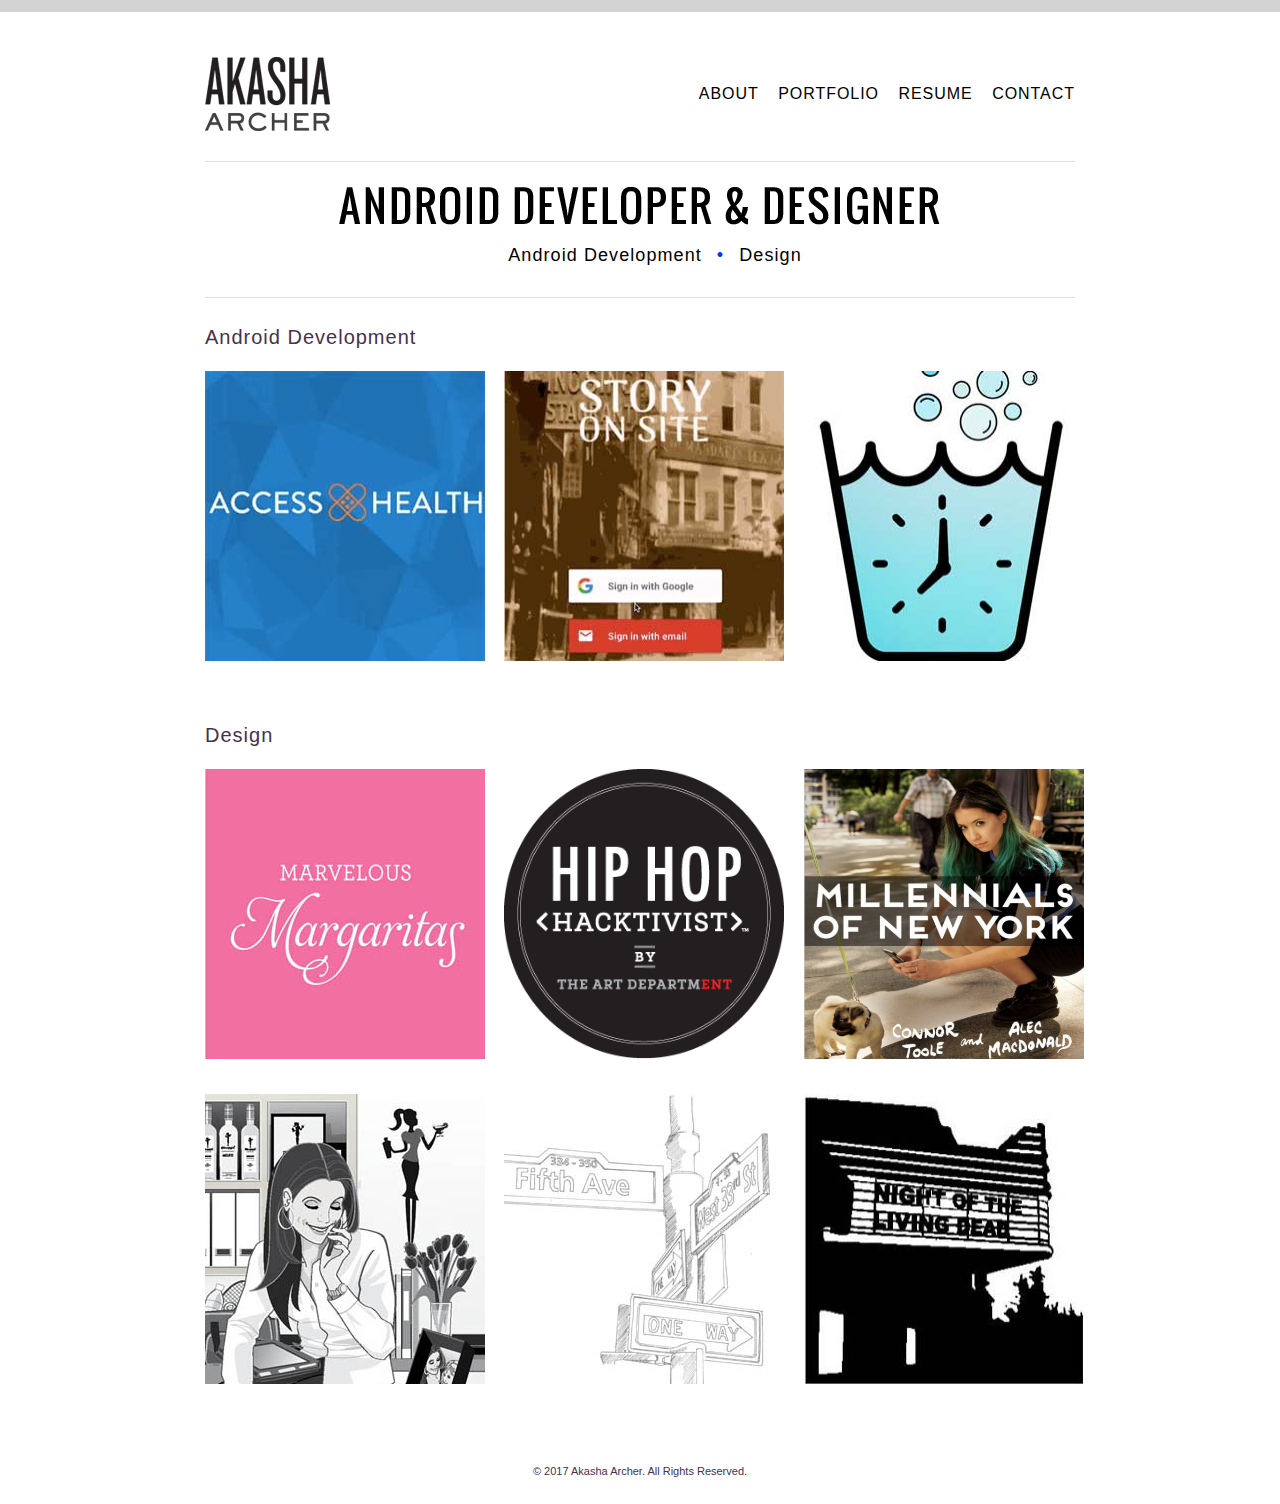
<file: index.html>
<!DOCTYPE html>

<head>
  
  <meta charset="utf-8">
  <title>Akasha Archer -- Portfolio Website</title>
    <meta name="description" content="Portfolio website for Akasha Archer. I design and develop Android Apps. Here's a little about who I am and what I'm looking for.">
    <meta name="author" content="Akasha Archer">

  <meta name="viewport" content="width=device-width, initial-scale=1.0">

		<link rel="stylesheet" href="css/normalize.css">
        <link rel="stylesheet" href="css/main.css">
       <link href='http://fonts.googleapis.com/css?family=Oswald' rel='stylesheet' type='text/css'> 
  
  <style type="text/css">

  </style>
</head>

<body>
<div class="top-border">
   
</div> <!--close top border div --> 

<div id="wrapper" class="clearfix">

<!-- 1. Branding -->
  
<div id="header" class="clearfix">

<div class="branding">
  <!--  <h1>Akasha Archer</h1> -->
<a href="index.html">
    <img id="logo" src="img/web-logo.png" width="125" height="74" alt="logo">
	    </a>
</div>

<!-- 2. Navigation-->
<nav id="main_nav">
<ul id="menu">
		<li class="main-nav-links"><a href="about.html">ABOUT</a></li>
		<li class="main-nav-links"><a href="index.html">PORTFOLIO</a></li>
		<li class="main-nav-links"><a href="resume.html">RESUME</a></li>
		<li class="main-nav-links"><a href="contact.html">CONTACT</a></li>
		</ul>
</nav>

</div> <!-- end header div -->

<div class="page-title">
 <img src="img/add.png" width="870" height="38" alt="android developer and designer">
</div>

<!-- 2b. Section Navigation-->
<nav class = "section-nav">
<ul id="section-links">
		<li class="section-nav-list"><a href="#android">Android Development</a></li>
		<li class="section-nav-list">&#8226;</li>
		<li class="section-nav-list"><a href="#design">Design</a></li>
		</ul>
</nav>


<!-- 3. Portfolio Thumbnails -->
<div id="gallery" class="clearfix">

 <div class="row section-head">
 <p div id="android"> Android Development</p>
    <a href="https://github.com/akasha-archer/AccessHealthNYC" target="_blank"><img class="first" src="img/ah_logo.jpg" width="280" height="290" alt="photo thumbnail"></a>
    <a href="https://github.com/akasha-archer/Story-On-Site" target="_blank"><img src="img/sos.jpg" width="280" height="290" alt="photo thumbnail"></a>
    <a href="https://github.com/akasha-archer/WashWatch" target="_blank"><img src="img/ww.jpg" width="280" height="290" alt="photo thumbnail"></a>
</div>


 <div class="row section-head">
 <p div id="design"> Design</p>
    <a href="skinnycocktails.html"><img class="first" src="img/scthumb.jpg" width="280" height="290" alt="photo thumbnail"></a>
    <a href="hhh.html"><img src="img/hhh-logo.png" width="280" height="290" alt="photo thumbnail"></a>
<a href="millenials.html"><img src="img/mill_cover.png" width="280" height="290" alt="photo thumbnail"></a>
</div>
    
  <div class="row">
   <a href="skinnysolutions.html"><img class="first" src="img/ssthumb.jpg" width="280" height="290" alt="photo thumbnail"></a>
    <a href="nyc.html"><img src="img/nythumb.jpg" width="280" height="290" alt="photo thumbnail"></a>
     <a href="zombies.html"><img src="img/zthumb.jpg" width="280" height="290" alt="photo thumbnail"></a>
    
    
</div>


</div> <!--end gallery div-->


<div class="clearfix"> </div>

<p id="footer" >  &copy; 2017 Akasha Archer. All Rights Reserved.</p>


</div> <!--end wrapper div-->

</body>
</html>
</file>
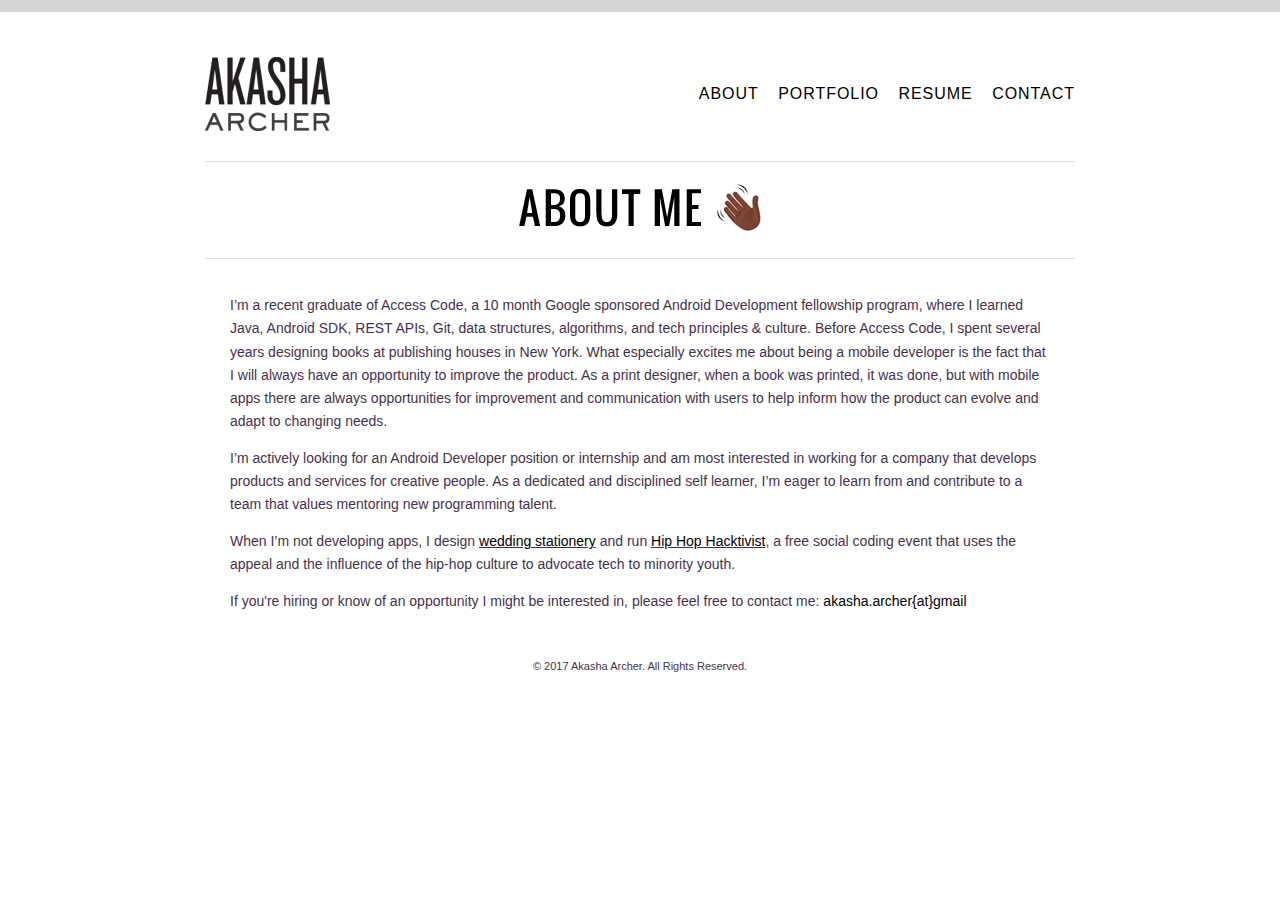
<file: about.html>
<!DOCTYPE html>

<head>
   <meta charset="utf-8">
  <title>Akasha Archer -- Portfolio Website</title>
    <meta name="description" content="Portfolio website for Akasha Archer. I design and develop Android Apps. Here's a little about who I am and what I'm looking for.">
    <meta name="author" content="Akasha Archer">
    
  <meta name="viewport" content="width=device-width, initial-scale=1.0">
 
		<link rel="stylesheet" href="css/normalize.css">
        <link rel="stylesheet" href="css/main.css">
        <link href='http://fonts.googleapis.com/css?family=Oswald' rel='stylesheet' type='text/css'>
  
  <style type="text/css">

  </style>
</head>

<body>
<div class="top-border">
   
</div> <!--close top border div --> 

<div id="wrapper" class="clearfix">

<!-- 1. Branding -->
  
<div id="header" class="clearfix">

<div class="branding">
  <!--  <h1>Akasha Archer</h1> -->
<a href="index.html">
    <img id="logo" src="img/web-logo.png" width="125" height="74" alt="logo">
	    </a>
</div>

<!-- 2. Navigation-->
<nav id="main_nav">
<ul id="menu">
    <li class="main-nav-links"><a href="about.html">ABOUT</a></li>
    <li class="main-nav-links"><a href="index.html">PORTFOLIO</a></li>
    <li class="main-nav-links"><a href="resume.html">RESUME</a></li>
    <li class="main-nav-links"><a href="contact.html">CONTACT</a></li>
    </ul>
</nav>


</div> <!-- end header div -->

<div class="page-head">
 <img src="img/about.png" width="870" height="51" alt="about me"> 
</div>


<!-- 3. About text-->
<div id="bio_info">

<p>I’m a recent graduate of Access Code, a 10 month Google sponsored Android Development fellowship program, where I learned Java, Android SDK, REST APIs, Git, data structures, algorithms, and tech principles & culture. Before Access Code, I spent several years designing books at publishing houses in New York. What especially excites me about being a mobile developer is the fact that I will always have an opportunity to improve the product. As a print designer, when a book was printed, it was done, but with mobile apps there are always opportunities for improvement and communication with users to help inform how the product can evolve and adapt to changing needs.</p>

<p>I’m actively looking for an Android Developer position or internship and am most interested in working for a company that develops products and services for creative people. As a dedicated and disciplined self learner, I’m eager to learn from and contribute to a team that values mentoring new programming talent. </p>    

<p> When I’m not developing apps, I design <u><a href="https://www.etsy.com/shop/LilacLilyDesign" target="_blank"> wedding stationery</a></u> and run <u><a href="https://www.hiphophacktivist.com/" target="_blank">Hip Hop Hacktivist</a></u>, a free social coding event that uses the appeal and the influence of the hip-hop culture to advocate tech to minority youth. </p>

<p> If you're hiring or know of an opportunity I might be interested in, please feel free to contact me: <a href="mailto:akasha.archer@gmail.com">akasha.archer{at}gmail</a> </p>


</div> <!--end about text div-->


<p id="footer" >  &copy; 2017 Akasha Archer. All Rights Reserved.</p>


</div> <!--end wrapper div-->

</body>
</html>
</file>
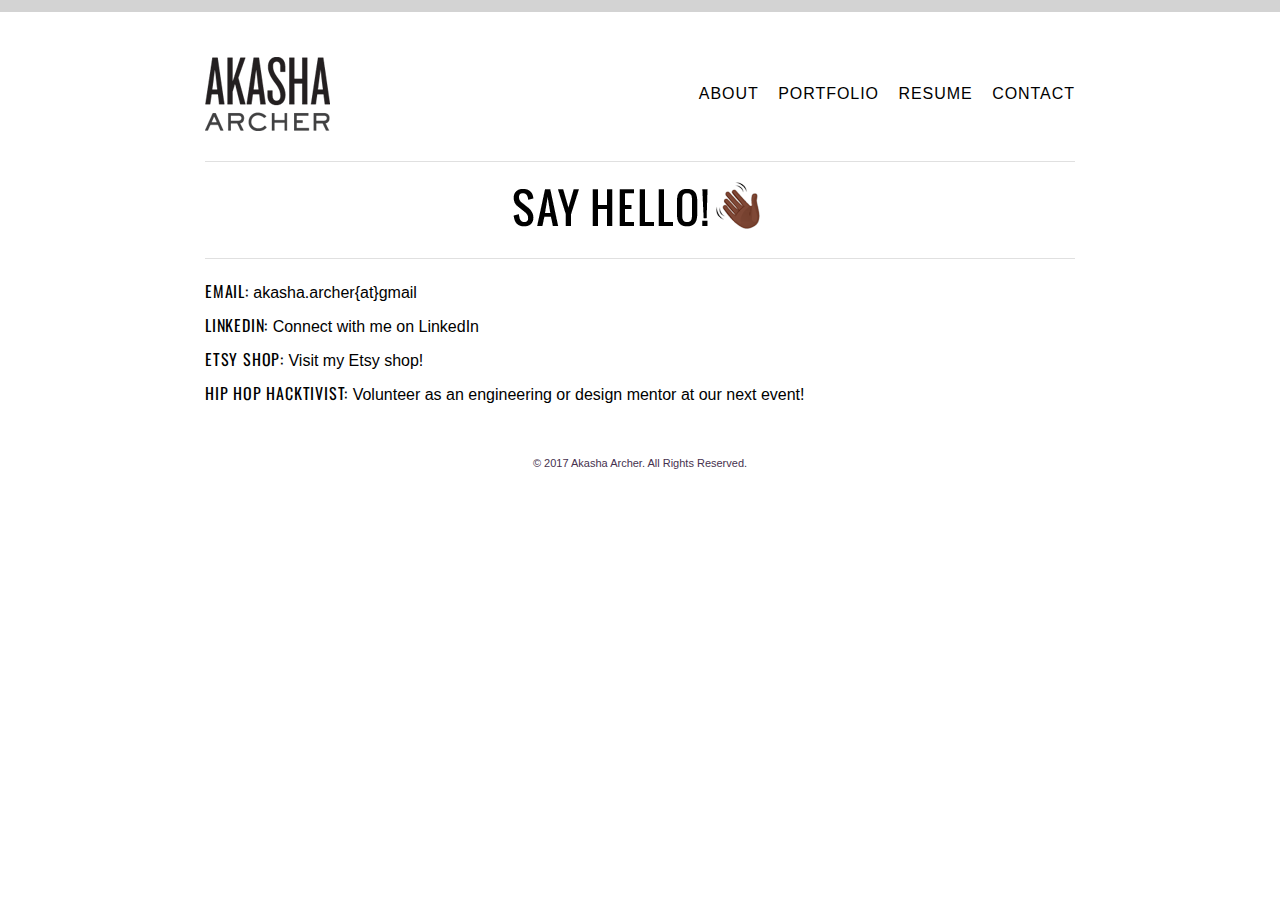
<file: contact.html>
<!DOCTYPE html>

<head>
   <meta charset="utf-8">
  <title>Akasha Archer -- Portfolio Website</title>
    <meta name="description" content="Portfolio website for Akasha Archer. I design and develop Android Apps. Here's a little about who I am and what I'm looking for.">
    <meta name="author" content="Akasha Archer">

  <meta name="viewport" content="width=device-width, initial-scale=1.0">
 
		<link rel="stylesheet" href="css/normalize.css">
        <link rel="stylesheet" href="css/main.css">
        <link href='http://fonts.googleapis.com/css?family=Oswald' rel='stylesheet' type='text/css'>
  
  <style type="text/css">

  </style>
</head>

<body>
<div class="top-border">
   
</div> <!--close top border div --> 

<div id="wrapper" class="clearfix">

<!-- 1. Branding -->
  
<div id="header" class="clearfix">

<div class="branding">
  <!--  <h1>Akasha Archer</h1> -->
<a href="index.html">
    <img id="logo" src="img/web-logo.png" width="125" height="74" alt="logo">
	    </a>
</div>

<!-- 2. Navigation-->
<nav id="main_nav">
<ul id="menu">
    <li class="main-nav-links"><a href="about.html">ABOUT</a></li>
    <li class="main-nav-links"><a href="index.html">PORTFOLIO</a></li>
    <li class="main-nav-links"><a href="resume.html">RESUME</a></li>
    <li class="main-nav-links"><a href="contact.html">CONTACT</a></li>
    </ul>
</nav>


</div> <!-- end header div -->

<div class="page-head">
  <img src="img/contact.png" width="870" height="51" alt="contact akasha"> 
</div>


<!-- 3. Contact text-->
<div id="contact_info">

<p><span class="contact_name">Email:</span><a href="mailto:akasha.archer@gmail.com">  akasha.archer{at}gmail</a>
<br>
<span class="contact_name">Linkedin:</span> <a href="https://www.linkedin.com/in/akashaarcher/"> Connect with me on LinkedIn</a>
<br>
<span class="contact_name">Etsy shop:</span> <a href="https://www.etsy.com/shop/LilacLilyDesign"> Visit my Etsy shop!</a>
<br>
<span class="contact_name">Hip Hop Hacktivist:</span> <a href="https://www.hiphophacktivist.com/" target="_blank"> Volunteer as an engineering or design mentor at our next event!</a>


</div> <!--end contact info div-->


<p id="footer" >  &copy; 2017 Akasha Archer. All Rights Reserved.</p>


</div> <!--end wrapper div-->

</body>
</html>
</file>
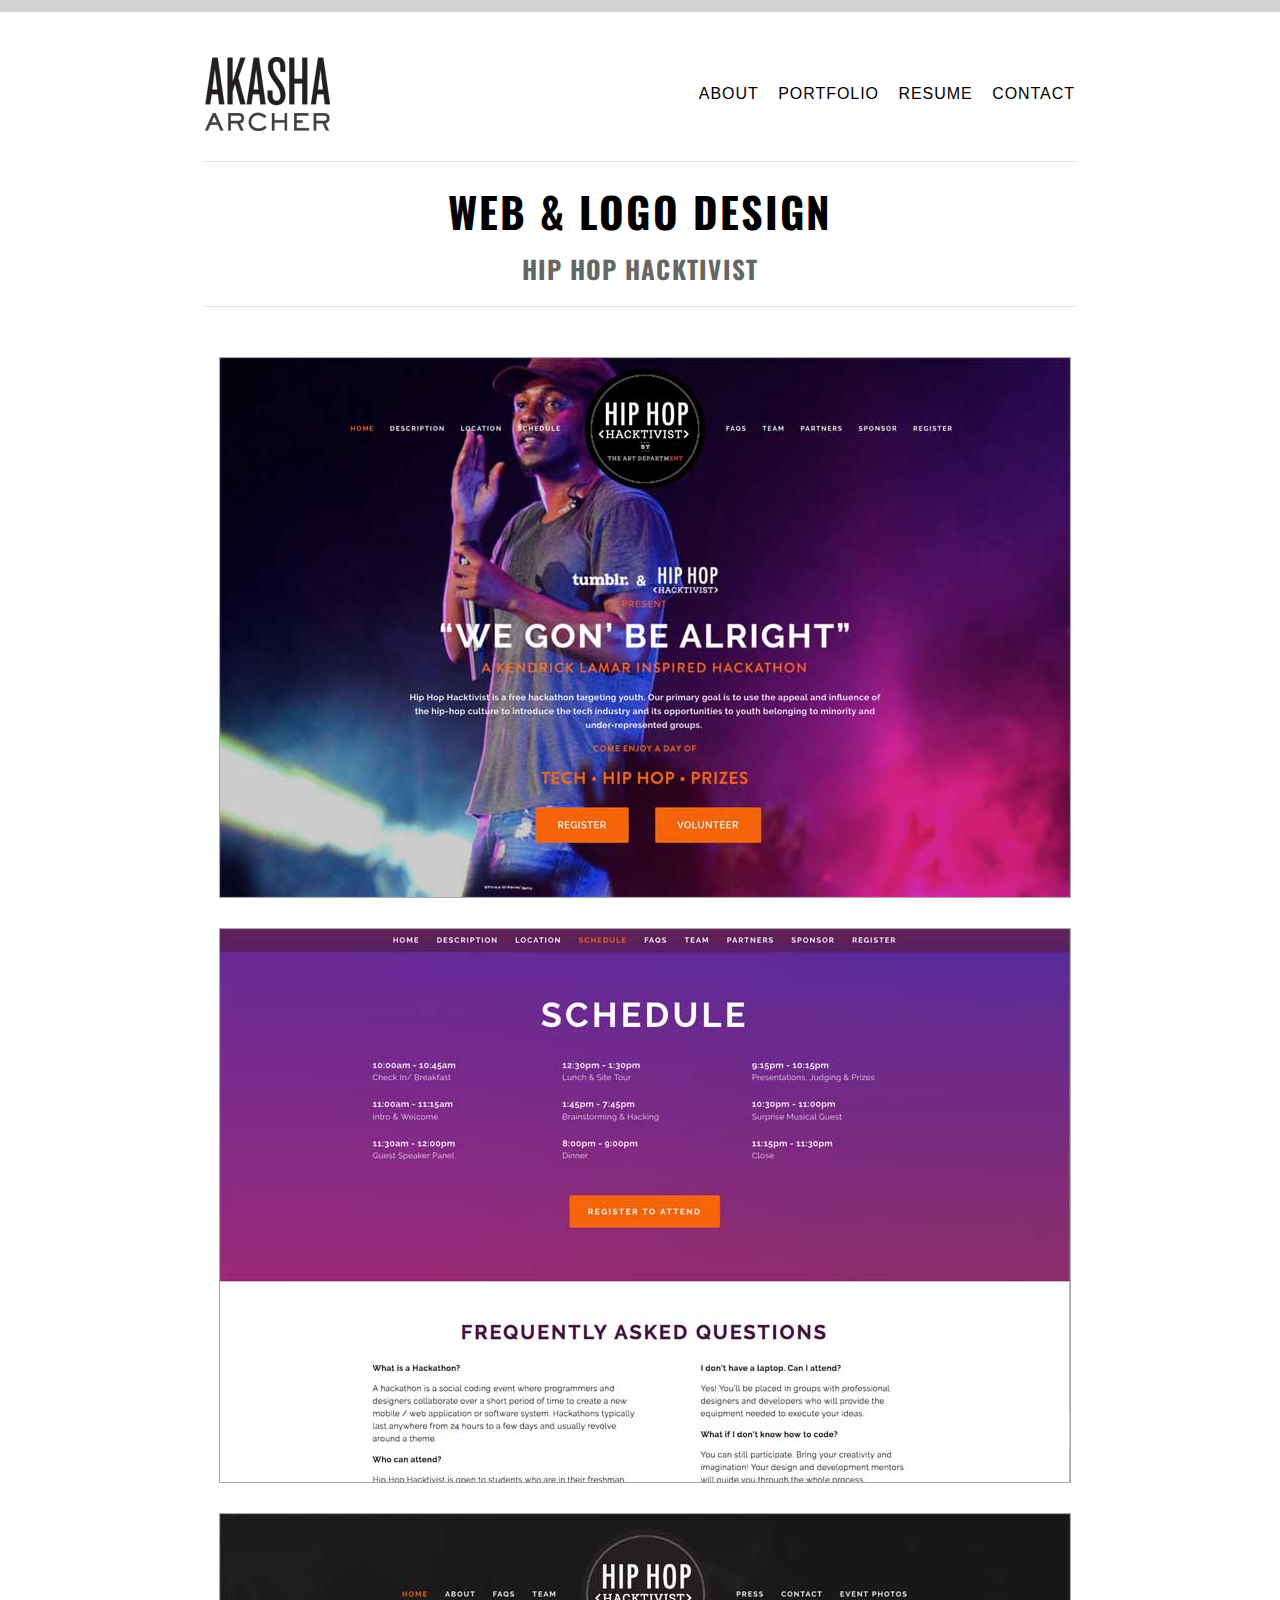
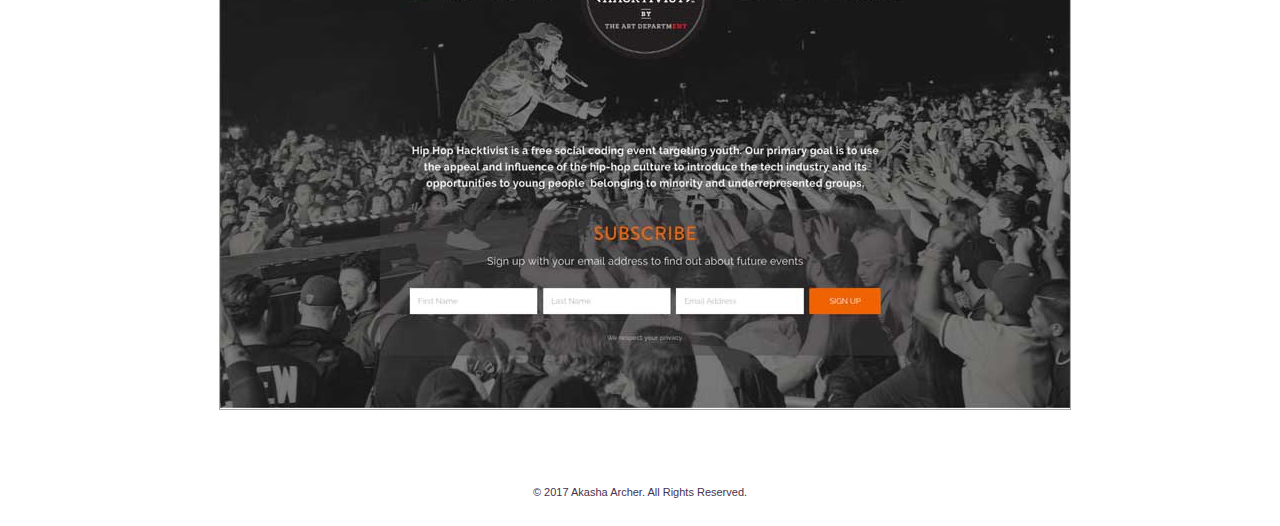
<file: hhh.html>
<!DOCTYPE html>

<head>
   <meta charset="utf-8">
  <title>Akasha Archer -- Portfolio Website</title>
    <meta name="description" content="Portfolio website for Akasha Archer. I design and develop Android Apps. Here's a little about who I am and what I'm looking for.">
    <meta name="author" content="Akasha Archer">

  <meta name="viewport" content="width=device-width, initial-scale=1.0">
 
		<link rel="stylesheet" href="css/normalize.css">
        <link rel="stylesheet" href="css/main.css">
        <link href='http://fonts.googleapis.com/css?family=Oswald' rel='stylesheet' type='text/css'>
  
  <style type="text/css">

  </style>
</head>

<body>
<div class="top-border">
   
</div> <!--close top border div --> 

<div id="wrapper" class="clearfix">

<!-- 1. Branding -->
  
<div id="header" class="clearfix">

<div class="branding">
  <!--  <h1>Akasha Archer</h1> -->
<a href="index.html">
    <img id="logo" src="img/web-logo.png" width="125" height="74" alt="logo">
	    </a>
</div>

<!-- 2. Navigation-->
<nav id="main_nav">
<ul id="menu">
    <li class="main-nav-links"><a href="about.html">ABOUT</a></li>
    <li class="main-nav-links"><a href="index.html">PORTFOLIO</a></li>
    <li class="main-nav-links"><a href="resume.html">RESUME</a></li>
    <li class="main-nav-links"><a href="contact.html">CONTACT</a></li>
    </ul>
</nav>


</div> <!-- end header div -->

<div class="page-heading">
 <h1>WEB & LOGO DESIGN</h1> 
 <a href="https://www.hiphophacktivist.com/" target="_blank"><h3>Hip Hop Hacktivist</h3> </a>
</div>

<!-- 3. Portfolio Thumbnails -->
<div id="book-gallery" class="clearfix book-border">
 <a href="https://www.hiphophacktivist.com/" target="_blank"> 
<img border="0" alt="" src="img/hhh-web1.jpg"> </a>

<a href="https://www.hiphophacktivist.com/" target="_blank"> 
<img border="0" alt="" src="img/hhh-web2.jpg"></a>

<a href="https://www.hiphophacktivist.com/" target="_blank"> 
<img border="0" alt="" src="img/hhh-web3.jpg"></a>
</div>
  

<div class="clearfix"> </div>

<p id="footer" >  &copy; 2017 Akasha Archer. All Rights Reserved.</p>


</div> <!--end wrapper div-->

</body>
</html>
</file>
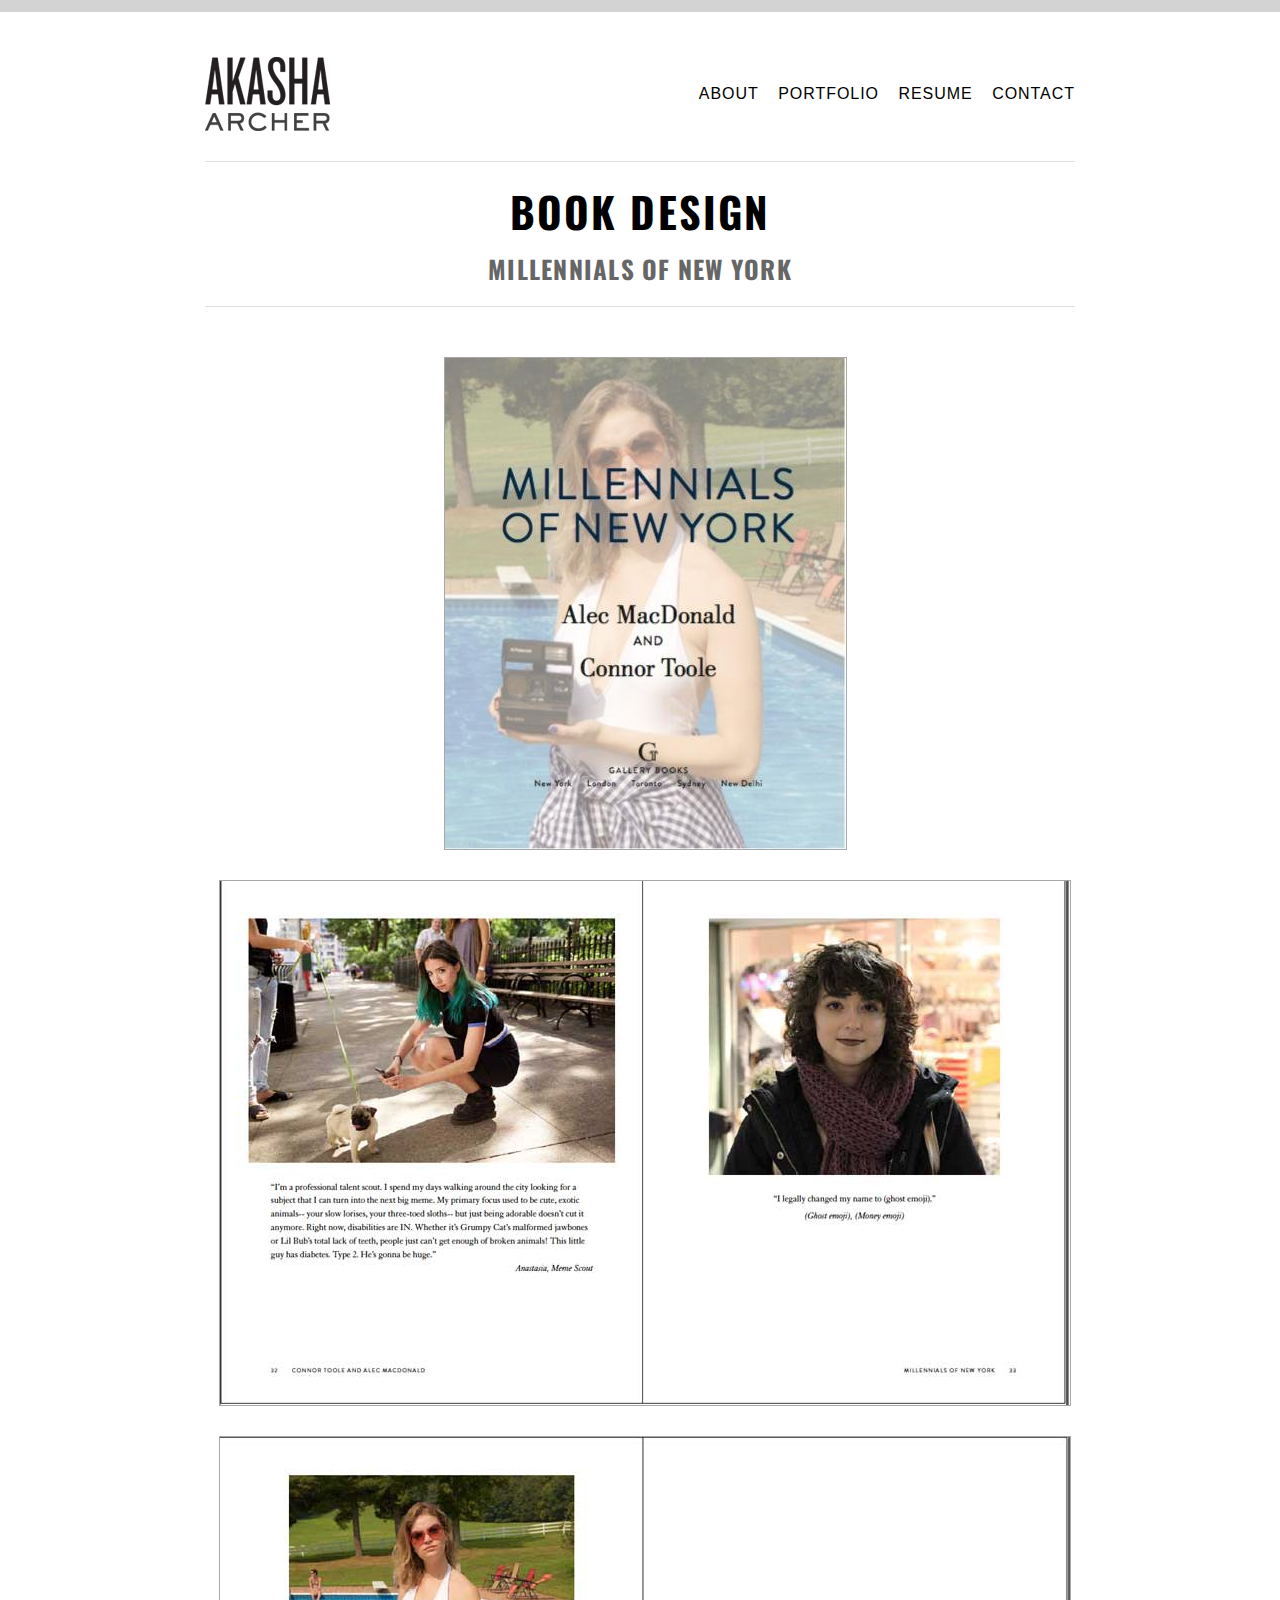
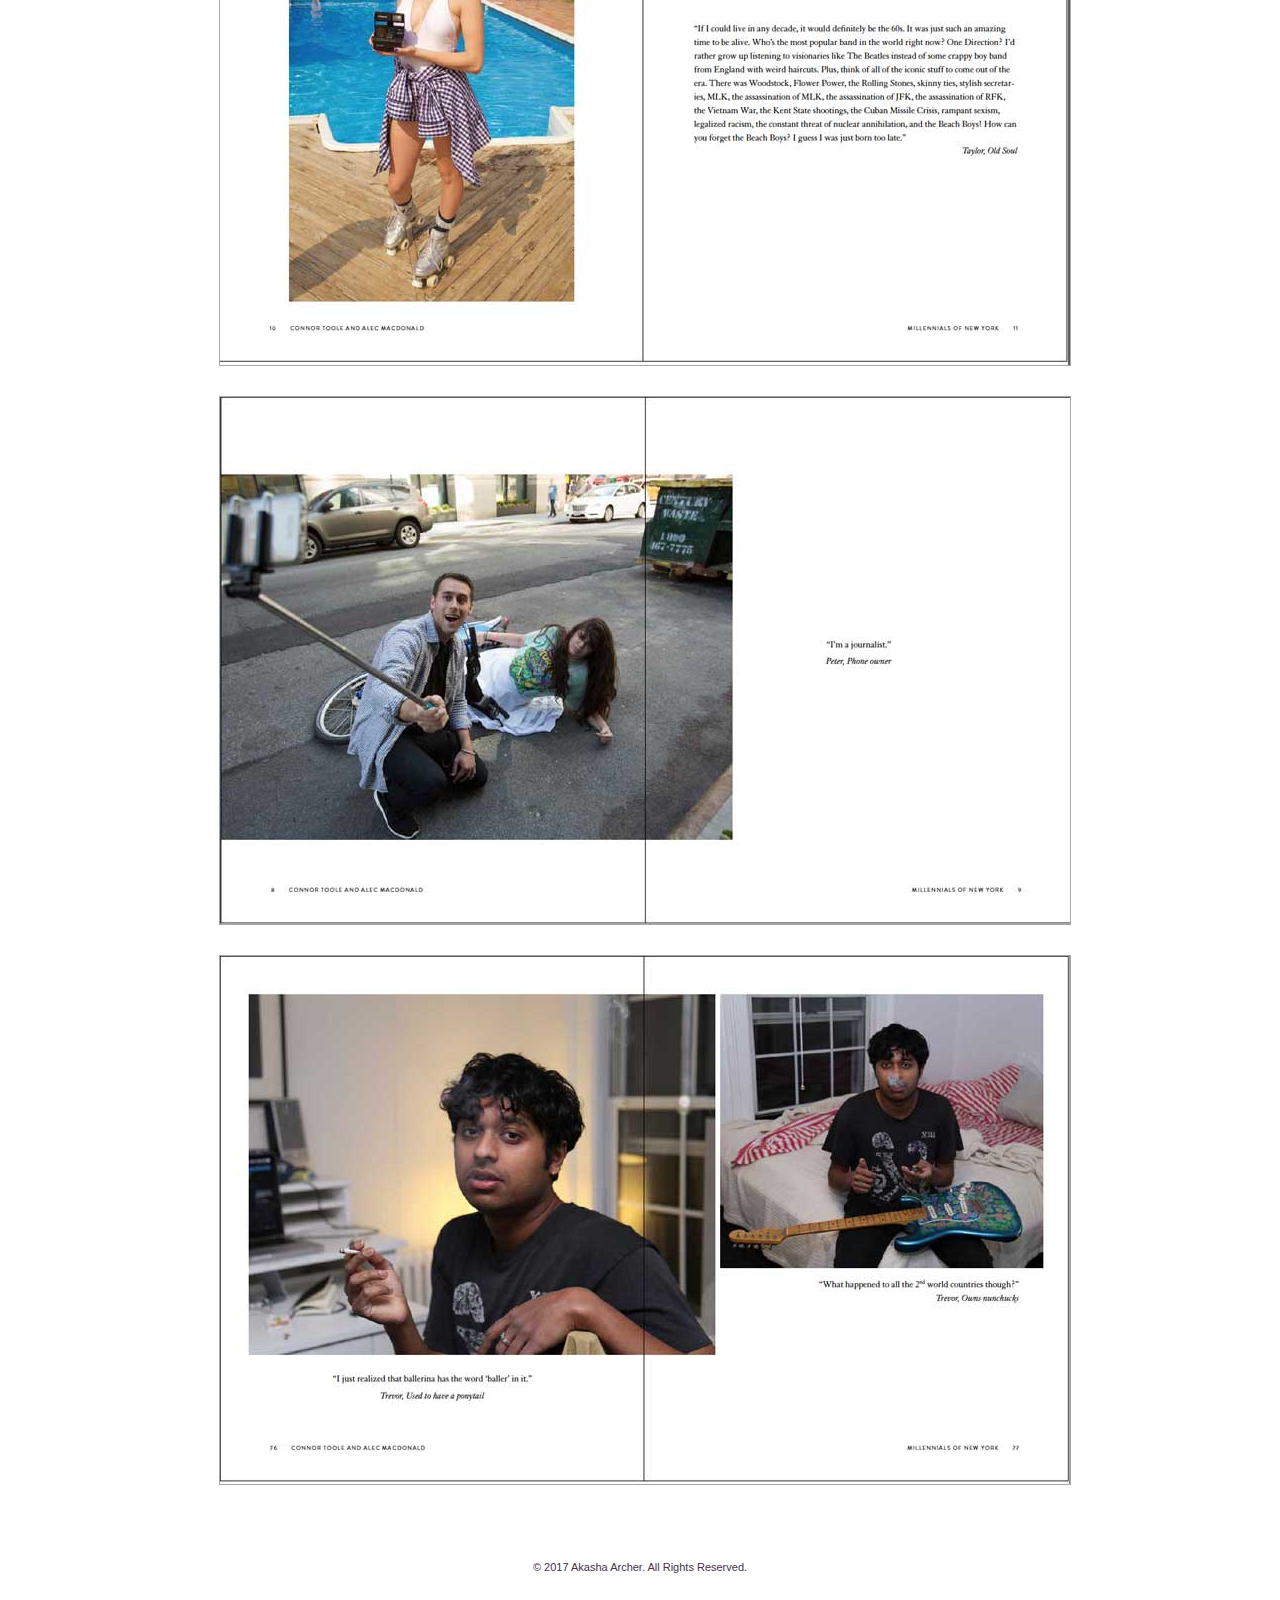
<file: millenials.html>
<!DOCTYPE html>

<head>
  <meta charset="utf-8">
  <title>Akasha Archer -- Portfolio Website</title>
    <meta name="description" content="Portfolio website for Akasha Archer. I design and develop Android Apps. Here's a little about who I am and what I'm looking for.">
    <meta name="author" content="Akasha Archer">

  <meta name="viewport" content="width=device-width, initial-scale=1.0">
 
		<link rel="stylesheet" href="css/normalize.css">
        <link rel="stylesheet" href="css/main.css">
        <link href='http://fonts.googleapis.com/css?family=Oswald' rel='stylesheet' type='text/css'>
  
  <style type="text/css">

  </style>
</head>

<body>
<div class="top-border">
   
</div> <!--close top border div --> 

<div id="wrapper" class="clearfix">

<!-- 1. Branding -->
  
<div id="header" class="clearfix">

<div class="branding">
  <!--  <h1>Akasha Archer</h1> -->
<a href="index.html">
    <img id="logo" src="img/web-logo.png" width="125" height="74" alt="logo">
	    </a>
</div>

<!-- 2. Navigation-->
<nav id="main_nav">
<ul id="menu">
    <li class="main-nav-links"><a href="about.html">ABOUT</a></li>
    <li class="main-nav-links"><a href="index.html">PORTFOLIO</a></li>
    <li class="main-nav-links"><a href="resume.html">RESUME</a></li>
    <li class="main-nav-links"><a href="contact.html">CONTACT</a></li>
    </ul>
</nav>


</div> <!-- end header div -->

<div class="page-heading">
 <h1>BOOK DESIGN</h1> 
 <h3>Millennials of New York</h3> 
</div>


<!-- 3. Portfolio Thumbnails -->
<div id="book-gallery" class="clearfix book-border">
<img border="0" alt="" src="img/mill1.jpg" width="401" height="491">
<img border="0" alt="" src="img/mill2.jpg">
<img border="0" alt="" src="img/mill3.jpg">
<img border="0" alt="" src="img/mill4.jpg">
<img border="0" alt="" src="img/mill5.jpg">
</div>
  

<div class="clearfix"> </div>

<p id="footer" >  &copy; 2017 Akasha Archer. All Rights Reserved.</p>


</div> <!--end wrapper div-->

</body>
</html>
</file>
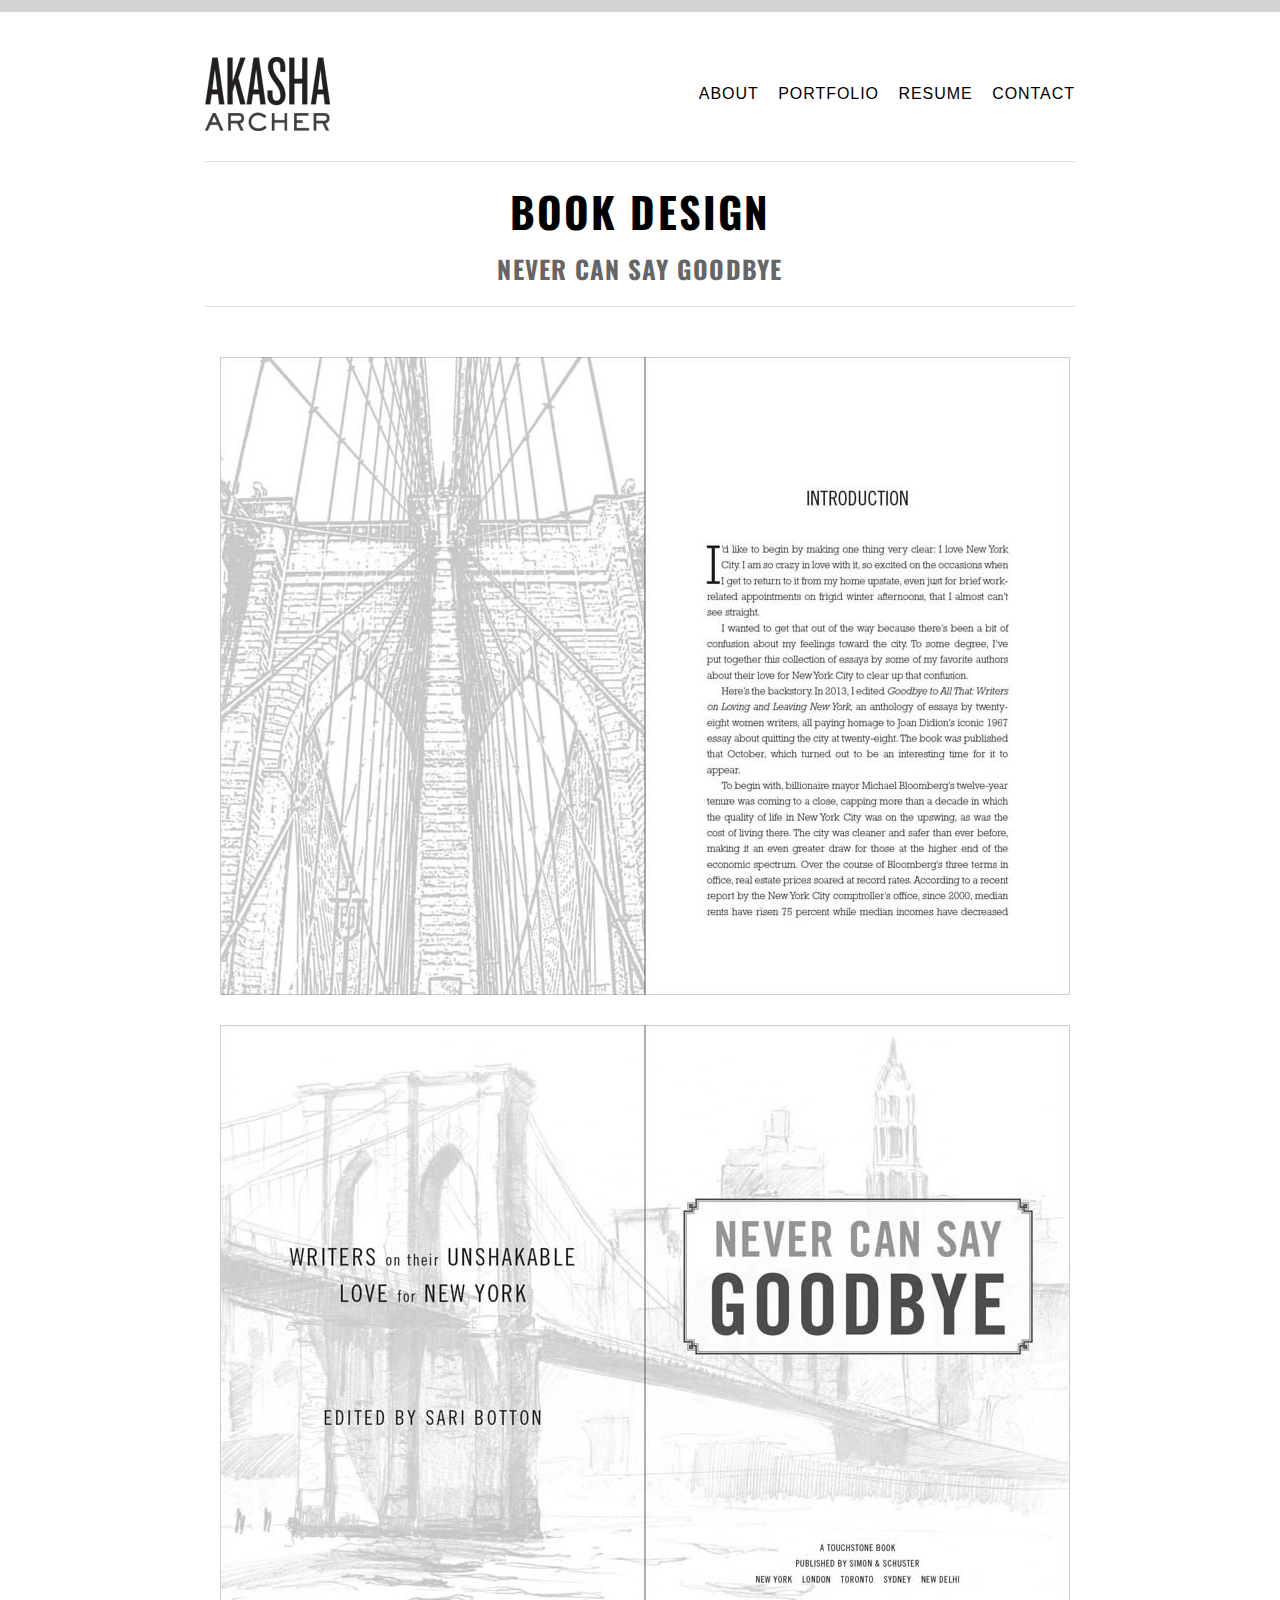
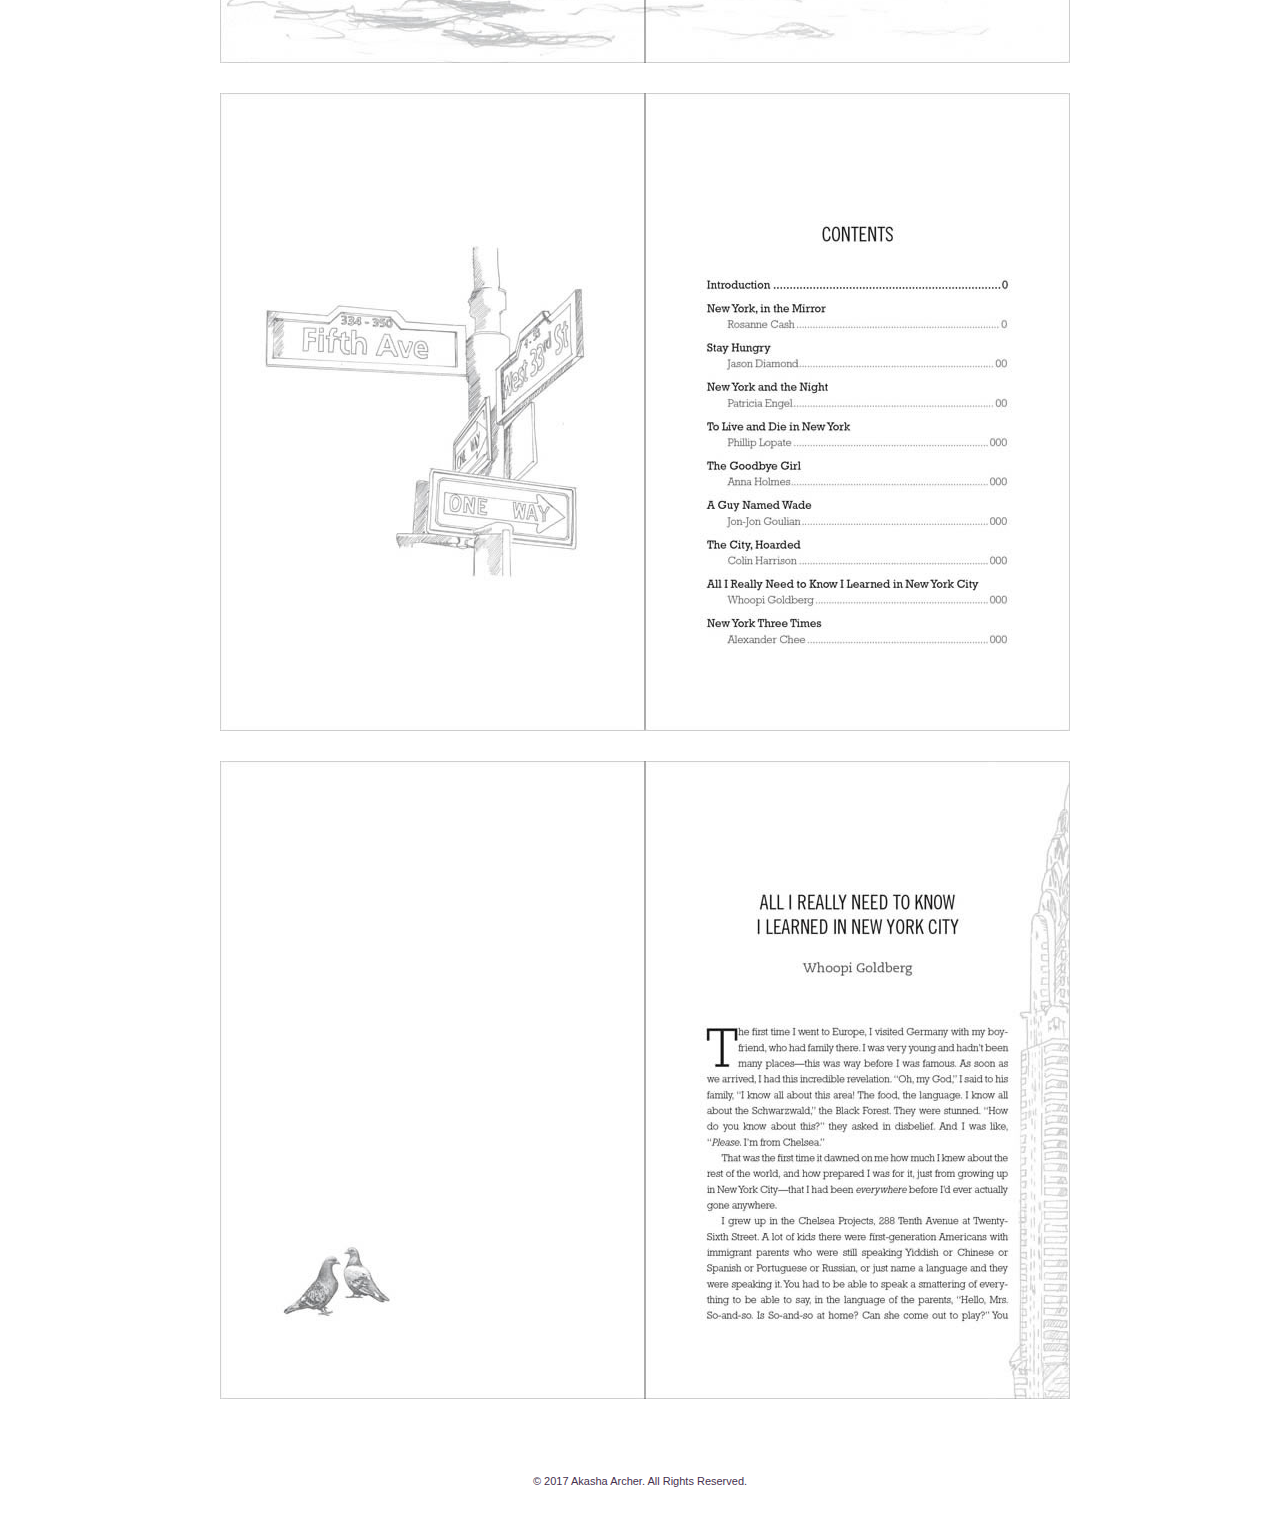
<file: nyc.html>
<!DOCTYPE html>

<head>
  <title>Akasha Archer -- Portfolio Website</title>
  <meta charset="utf-8">
  <meta name="viewport" content="width=device-width, initial-scale=1.0">
 
		<link rel="stylesheet" href="css/normalize.css">
        <link rel="stylesheet" href="css/main.css">
        <link href='http://fonts.googleapis.com/css?family=Oswald' rel='stylesheet' type='text/css'>
  
  <style type="text/css">

  </style>
</head>

<body>
<div class="top-border">
   
</div> <!--close top border div --> 

<div id="wrapper" class="clearfix">

<!-- 1. Branding -->
  
<div id="header" class="clearfix">

<div class="branding">
  <!--  <h1>Akasha Archer</h1> -->
<a href="index.html">
    <img id="logo" src="img/web-logo.png" width="125" height="74" alt="logo">
	    </a>
</div>

<!-- 2. Navigation-->
<nav id="main_nav">
<ul id="menu">
    <li class="main-nav-links"><a href="about.html">ABOUT</a></li>
    <li class="main-nav-links"><a href="index.html">PORTFOLIO</a></li>
    <li class="main-nav-links"><a href="resume.html">RESUME</a></li>
    <li class="main-nav-links"><a href="contact.html">CONTACT</a></li>
    </ul>
</nav>


</div> <!-- end header div -->

<div class="page-heading">
 <h1>BOOK DESIGN</h1> 
 <h3>Never Can Say Goodbye</h3> 
</div>


<!-- 3. Portfolio Thumbnails -->
<div id="book-gallery" class="clearfix">
<img border="0" alt="" src="img/ny1.jpg">
<img border="0" alt="" src="img/ny2.jpg">
<img border="0" alt="" src="img/ny3.jpg">
<img border="0" alt="" src="img/ny4.jpg">
</div>
  



<div class="clearfix"> </div>

<p id="footer" >  &copy; 2017 Akasha Archer. All Rights Reserved.</p>


</div> <!--end wrapper div-->

</body>
</html>
</file>
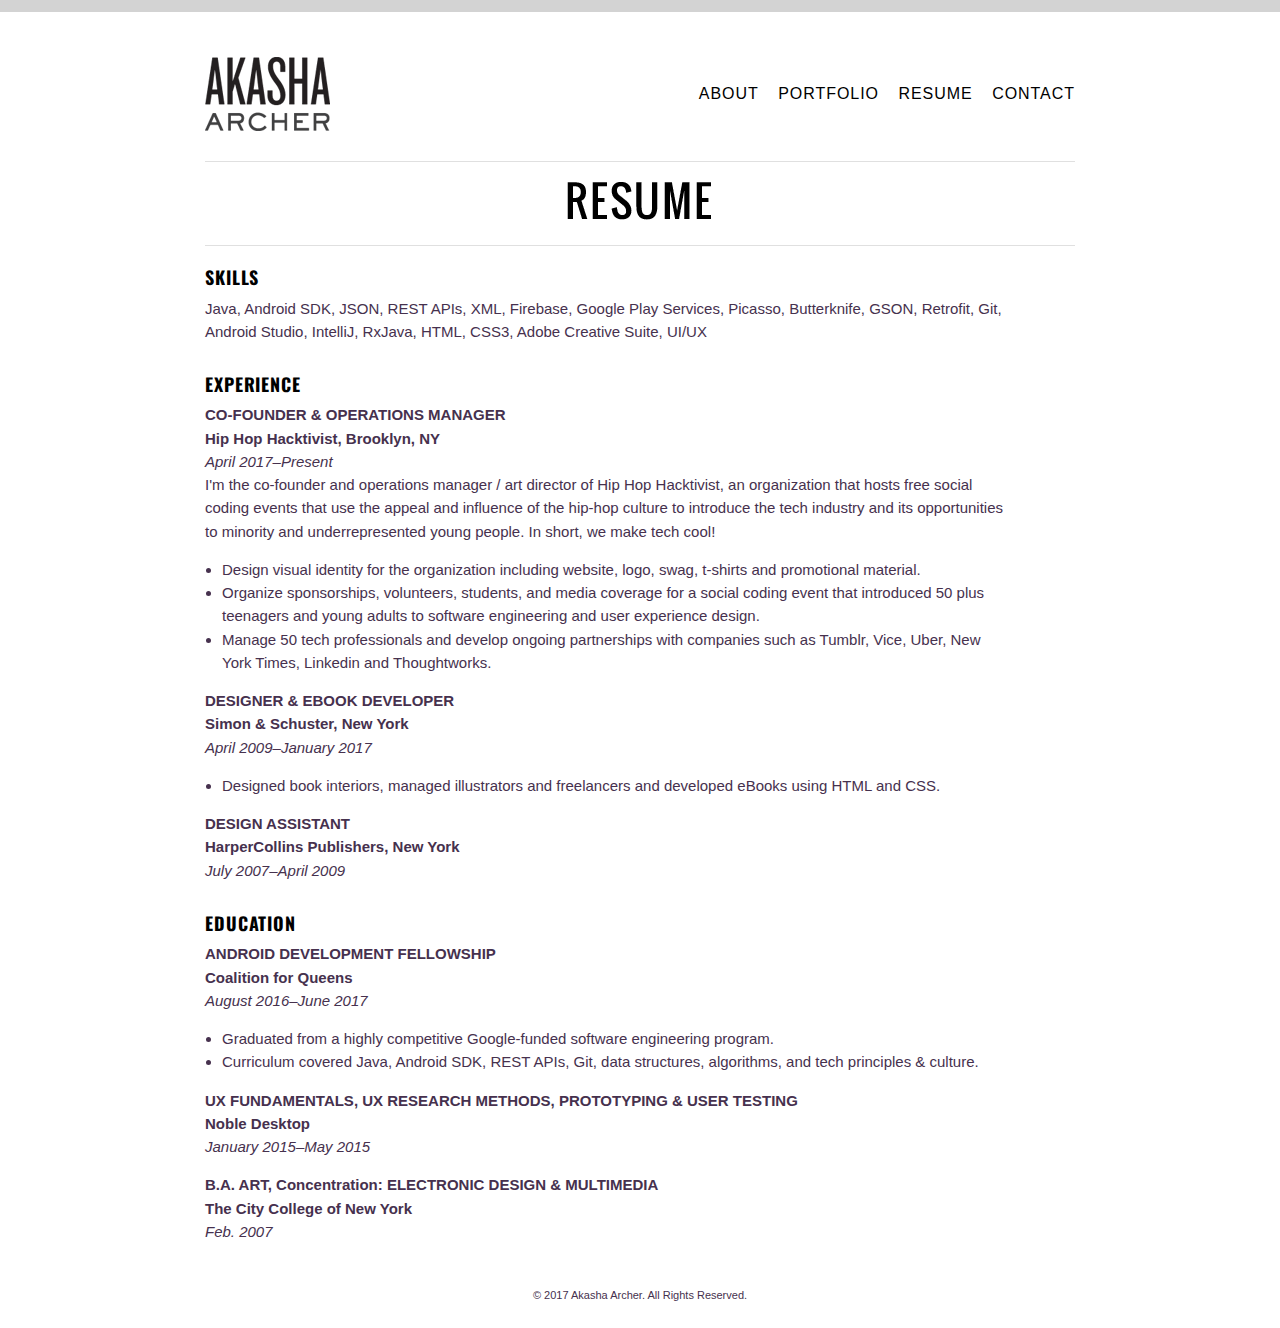
<file: resume.html>
<!DOCTYPE html>

<head>
  <title>Akasha Archer -- Portfolio Website</title>
  <meta charset="utf-8">
  <meta name="viewport" content="width=device-width, initial-scale=1.0">
 
		<link rel="stylesheet" href="css/normalize.css">
        <link rel="stylesheet" href="css/main.css">
        <link href='http://fonts.googleapis.com/css?family=Oswald' rel='stylesheet' type='text/css'>
  
  <style type="text/css">

  </style>
</head>

<body>
<div class="top-border">
   
</div> <!--close top border div --> 

<div id="wrapper" class="clearfix">

<!-- 1. Branding -->
  
<div id="header" class="clearfix">

<div class="branding">
  <!--  <h1>Akasha Archer</h1> -->
<a href="index.html">
    <img id="logo" src="img/web-logo.png" width="125" height="74" alt="logo">
	    </a>
</div>

<!-- 2. Navigation-->
<nav id="main_nav">
<ul id="menu">
    <li class="main-nav-links"><a href="about.html">ABOUT</a></li>
    <li class="main-nav-links"><a href="index.html">PORTFOLIO</a></li>
    <li class="main-nav-links"><a href="resume.html">RESUME</a></li>
    <li class="main-nav-links"><a href="contact.html">CONTACT</a></li>
    </ul>
</nav>
</div> <!-- end header div -->

<div class="page-head">
 <img src="img/resume.png" width="870" height="38" alt="my resume"> 
</div>


<!-- 3. Resume text -->
<div id="res_wrapper">

  <h5>SKILLS</h5>
<p>Java, Android SDK, JSON, REST APIs, XML, Firebase, Google Play Services, Picasso, Butterknife, GSON, Retrofit, Git, Android Studio, IntelliJ, RxJava, HTML, CSS3, Adobe Creative Suite, UI/UX
</p>

	<p> </p>

<h5>EXPERIENCE</h5>
 <p class="degree">
CO-FOUNDER & OPERATIONS MANAGER 
<p><b>Hip Hop Hacktivist, Brooklyn, NY</b> <br>
<em>April 2017&ndash;Present</em> <br>
	I'm the co-founder and operations manager / art director of Hip Hop Hacktivist, an organization that hosts free social 
	coding events that use the appeal and influence of the hip-hop culture to introduce the tech industry and its 
	opportunities to minority and underrepresented young people. In short, we make tech cool! 
	
</p>	
</p>
		
<div class="details">
<ul>
<li>Design visual identity for the organization including website, logo, swag, t-shirts and promotional material.
</li>
<li>Organize sponsorships, volunteers, students, and media coverage for a social coding event that introduced 50
plus teenagers and young adults to software engineering and user experience design. </li>
<li>Manage 50 tech professionals and develop ongoing partnerships with companies such as Tumblr, Vice, Uber, New
York Times, Linkedin and Thoughtworks.
</li>	
</ul>
</div> 

  <p class="degree">
DESIGNER & EBOOK DEVELOPER
<p><b>Simon & Schuster, New York</b> <br>	  
<em>April 2009&ndash;January 2017</em>
</p>
</p>

<div class="details">
<ul>
  <li> Designed book interiors, managed illustrators and freelancers and developed eBooks using HTML and CSS.</li>
</ul>
</div> 

<p class="degree">
DESIGN ASSISTANT
<p><b>HarperCollins Publishers, New York </b><br>
<em>July 2007&ndash;April 2009</em>
</p>
</p>
	
<p> </p>
<p> </p>
	
<h5>EDUCATION</h5>

<p class="degree">ANDROID DEVELOPMENT FELLOWSHIP 
	<p><b> Coalition for Queens</b> 
<br>
<em>August 2016&ndash;June 2017</em>
</p>
<div class="details">
<ul>
<li>Graduated from a highly competitive Google-funded software engineering program.</li>
<li>Curriculum covered Java, Android SDK, REST APIs, Git, data structures, algorithms, and tech principles & culture.</li>
</ul>
</div> 

</p>

<p class="degree">
UX FUNDAMENTALS, UX RESEARCH METHODS, PROTOTYPING & USER TESTING
<p><b> Noble Desktop </b> 
<br>
<em>January 2015&ndash;May 2015 </em>
</p>
</p>


<p class="degree"> B.A. ART, Concentration: ELECTRONIC DESIGN & MULTIMEDIA
<p><b> The City College of New York </b>
<br>
<em>Feb. 2007 </em>
</p>
</p>


</div> <!--end resume wrapper div-->


<p id="footer" >  &copy; 2017 Akasha Archer. All Rights Reserved.</p>


</div> <!--end wrapper div-->

</body>
</html>
</file>
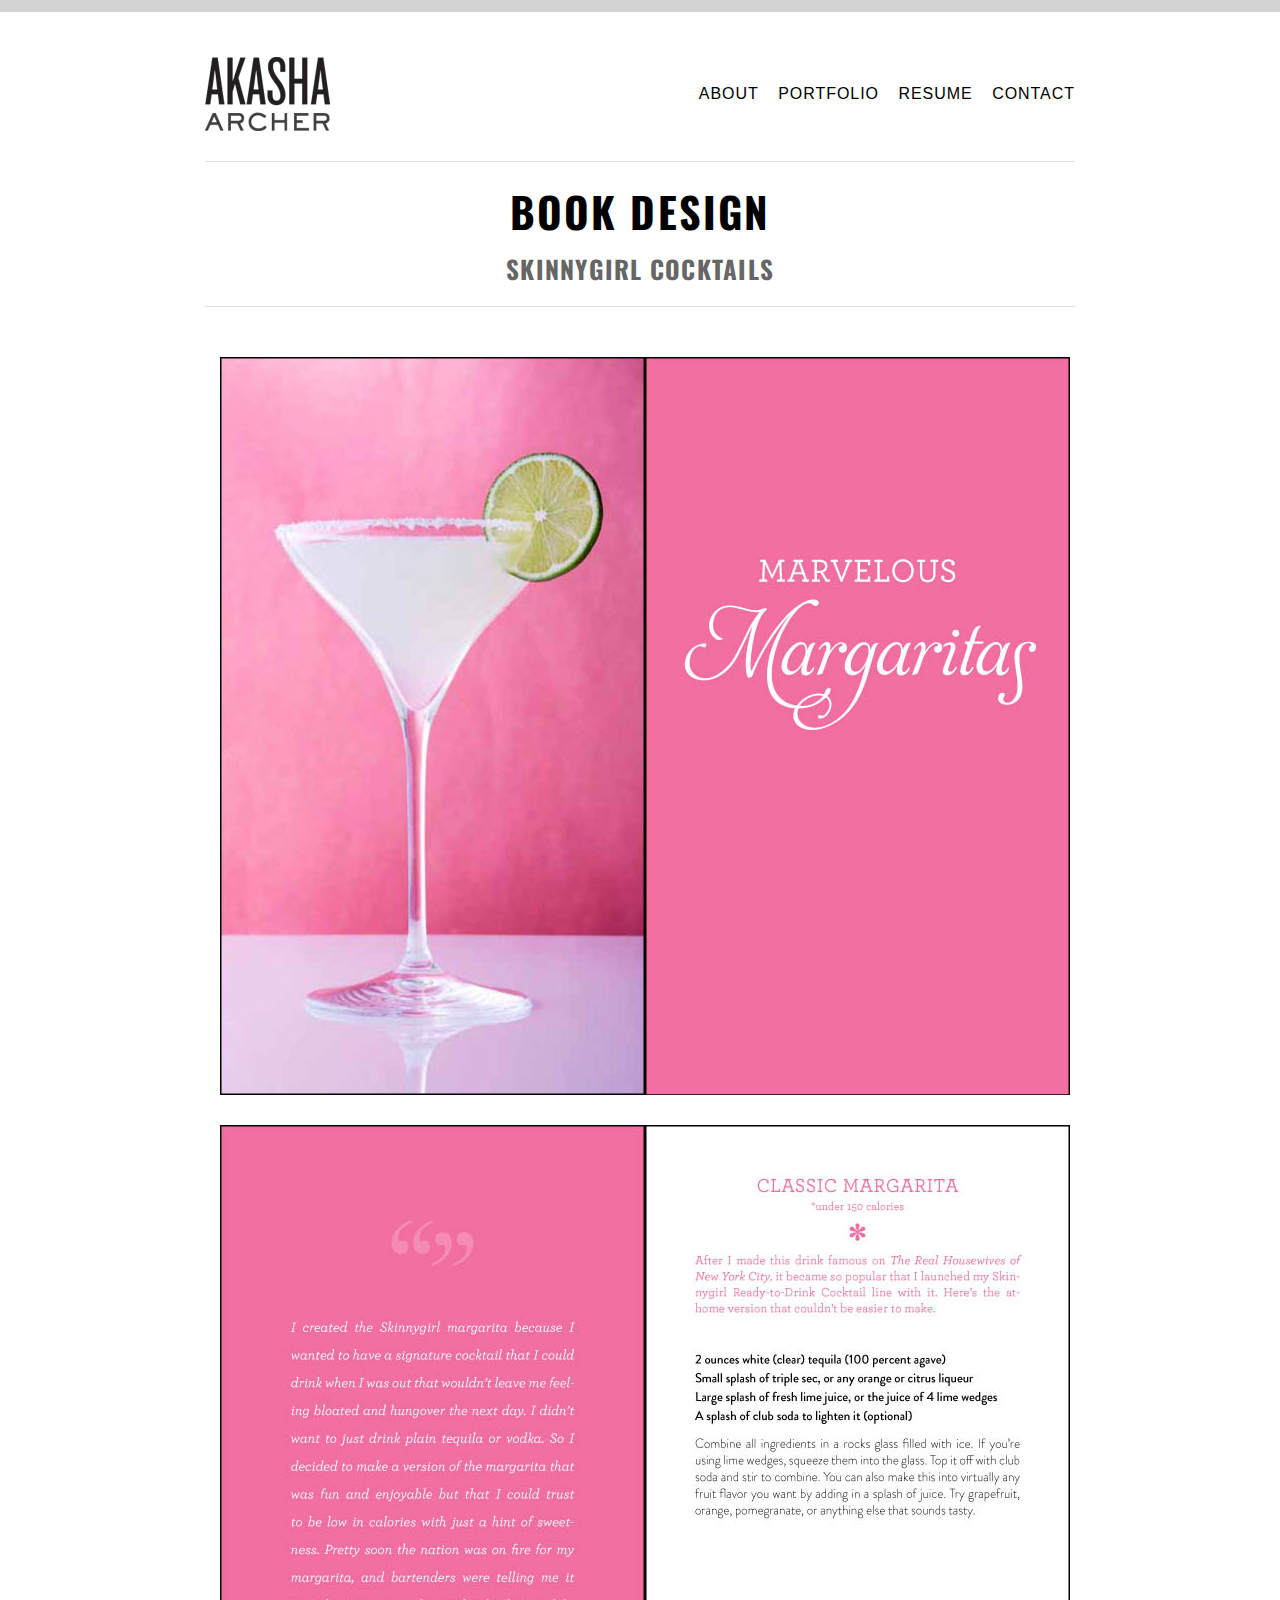
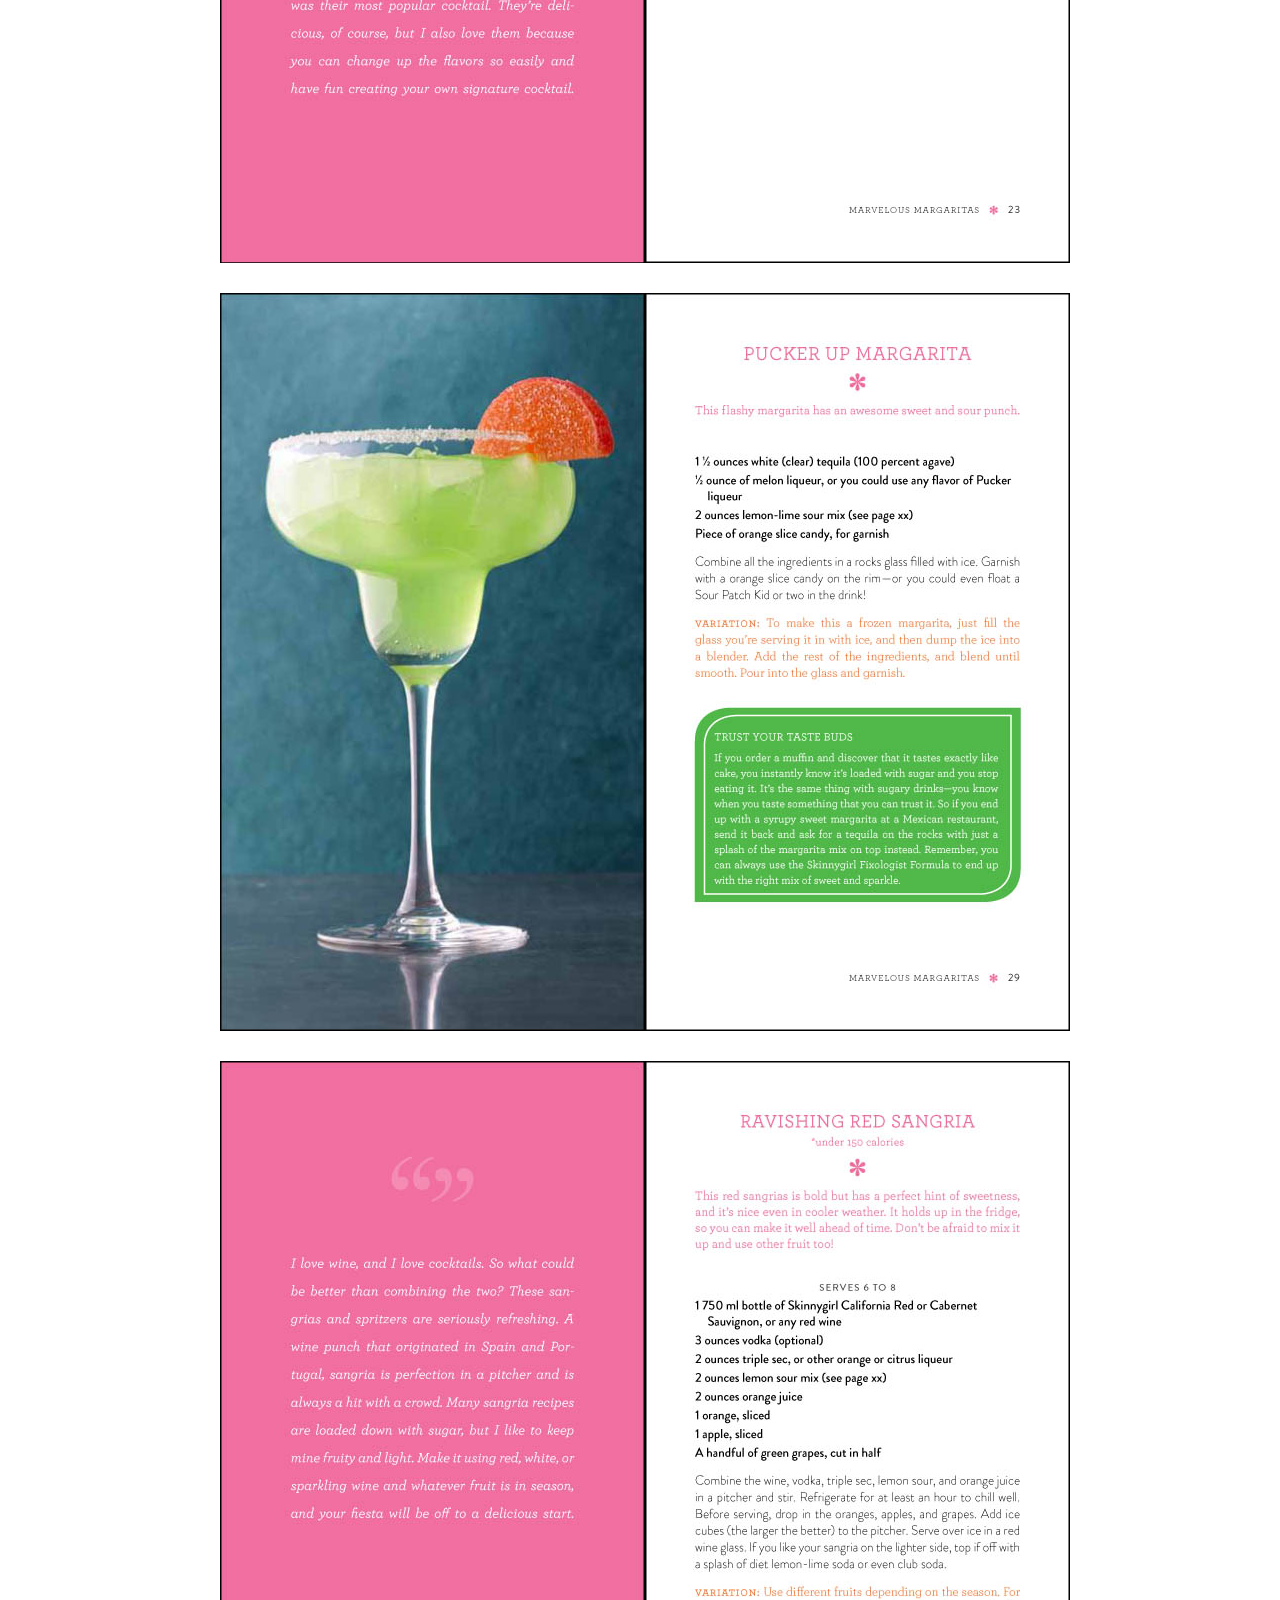
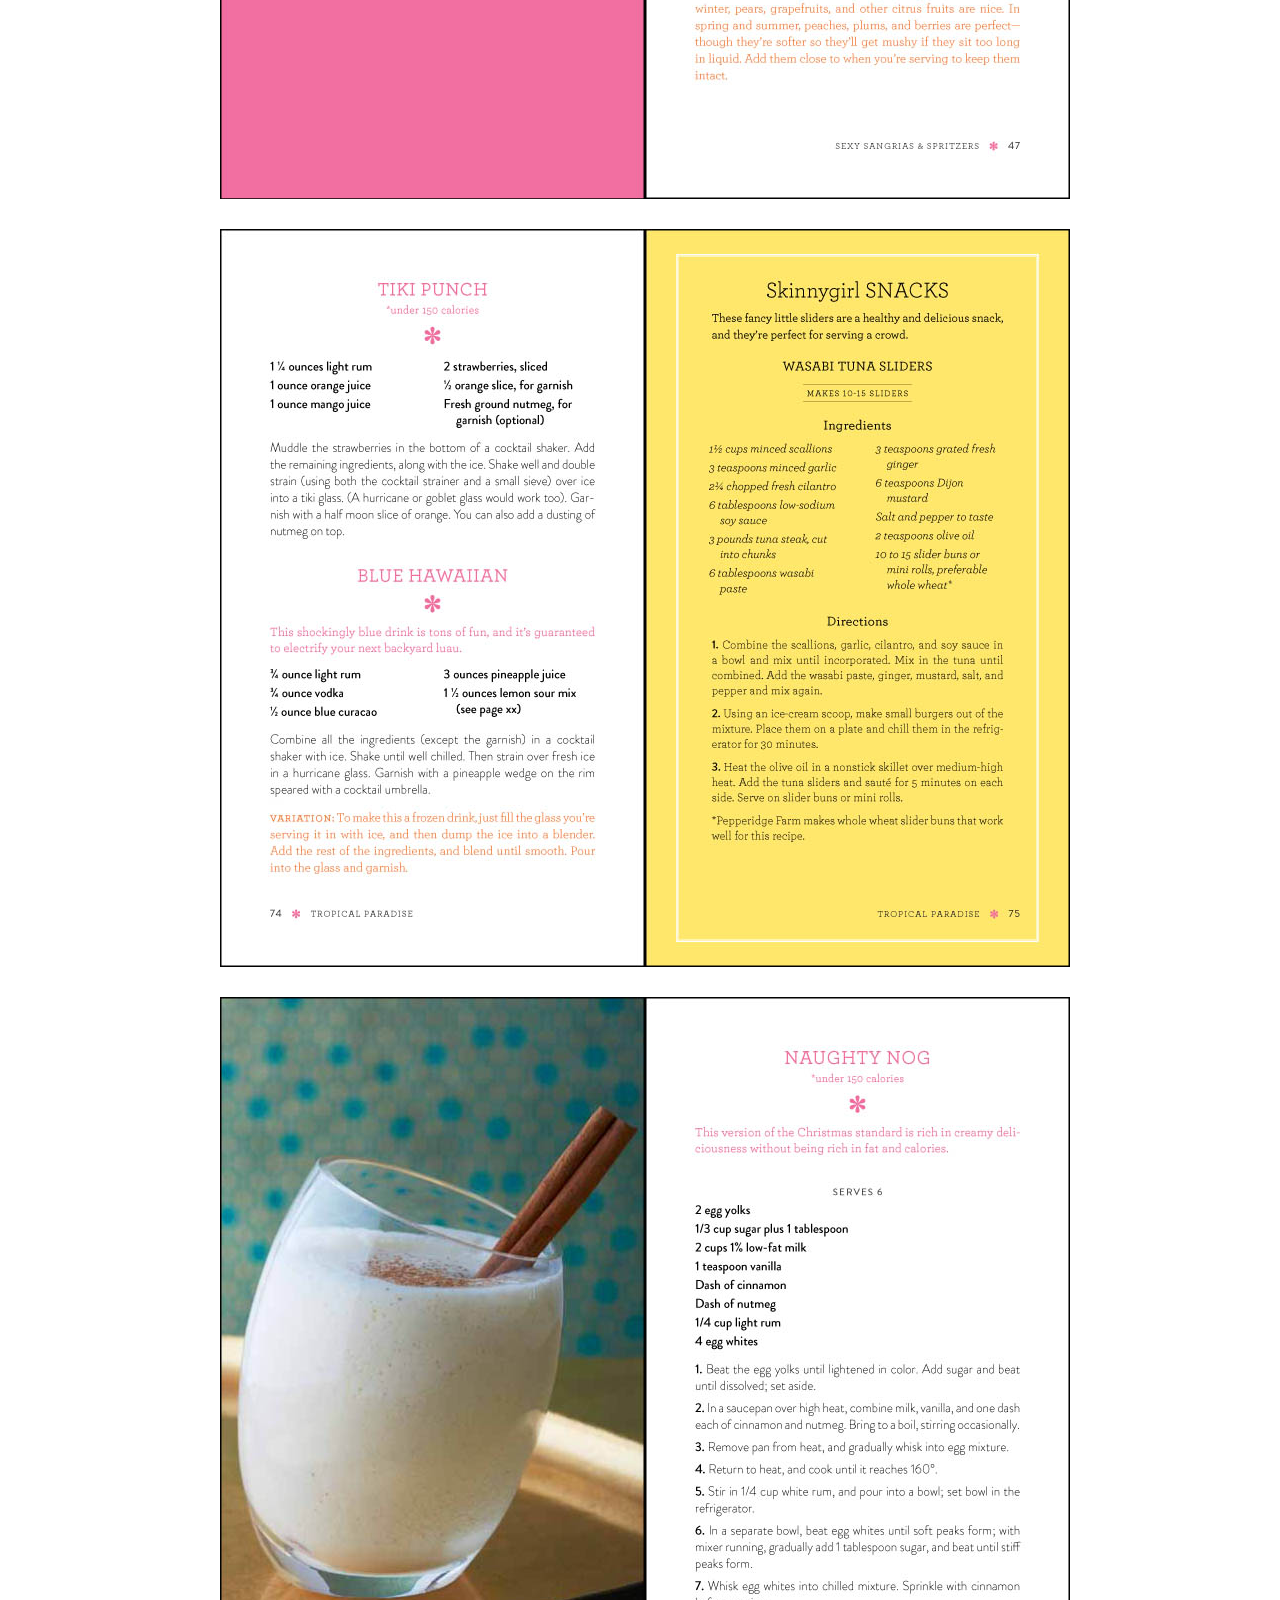
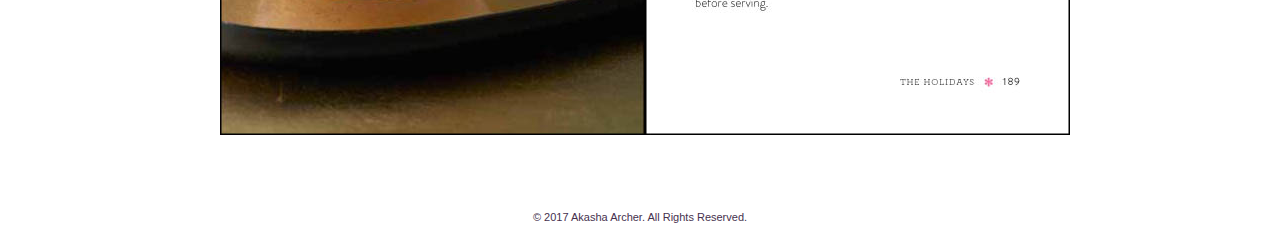
<file: skinnycocktails.html>
<!DOCTYPE html>

<head>
  <meta charset="utf-8">
  <title>Akasha Archer -- Portfolio Website</title>
    <meta name="description" content="Portfolio website for Akasha Archer. I design and develop Android Apps. Here's a little about who I am and what I'm looking for.">
    <meta name="author" content="Akasha Archer">
    
  <meta name="viewport" content="width=device-width, initial-scale=1.0">
 
		<link rel="stylesheet" href="css/normalize.css">
        <link rel="stylesheet" href="css/main.css">
        <link href='http://fonts.googleapis.com/css?family=Oswald' rel='stylesheet' type='text/css'>
  
  <style type="text/css">

  </style>
</head>

<body>
<div class="top-border">
   
</div> <!--close top border div --> 

<div id="wrapper" class="clearfix">

<!-- 1. Branding -->
  
<div id="header" class="clearfix">

<div class="branding">
  <!--  <h1>Akasha Archer</h1> -->
<a href="index.html">
    <img id="logo" src="img/web-logo.png" width="125" height="74" alt="logo">
	    </a>
</div>

<!-- 2. Navigation-->
<nav id="main_nav">
<ul id="menu">
    <li class="main-nav-links"><a href="about.html">ABOUT</a></li>
    <li class="main-nav-links"><a href="index.html">PORTFOLIO</a></li>
    <li class="main-nav-links"><a href="resume.html">RESUME</a></li>
    <li class="main-nav-links"><a href="contact.html">CONTACT</a></li>
    </ul>
</nav>


</div> <!-- end header div -->

<div class="page-heading">
 <h1>BOOK DESIGN</h1> 
 <h3>Skinnygirl Cocktails</h3> 
</div>


<!-- 3. Portfolio Thumbnails -->
<div id="book-gallery" class="clearfix">
<img border="0" alt="" src="img/sc1.jpg">
<img border="0" alt="" src="img/sc2.jpg">
<img border="0" alt="" src="img/sc3.jpg">
<img border="0" alt="" src="img/sc4.jpg">
<img border="0" alt="" src="img/sc5.jpg">
<img border="0" alt="" src="img/sc6.jpg">
</div>
  



<div class="clearfix"> </div>

<p id="footer" >  &copy; 2017 Akasha Archer. All Rights Reserved.</p>


</div> <!--end wrapper div-->

</body>
</html>
</file>
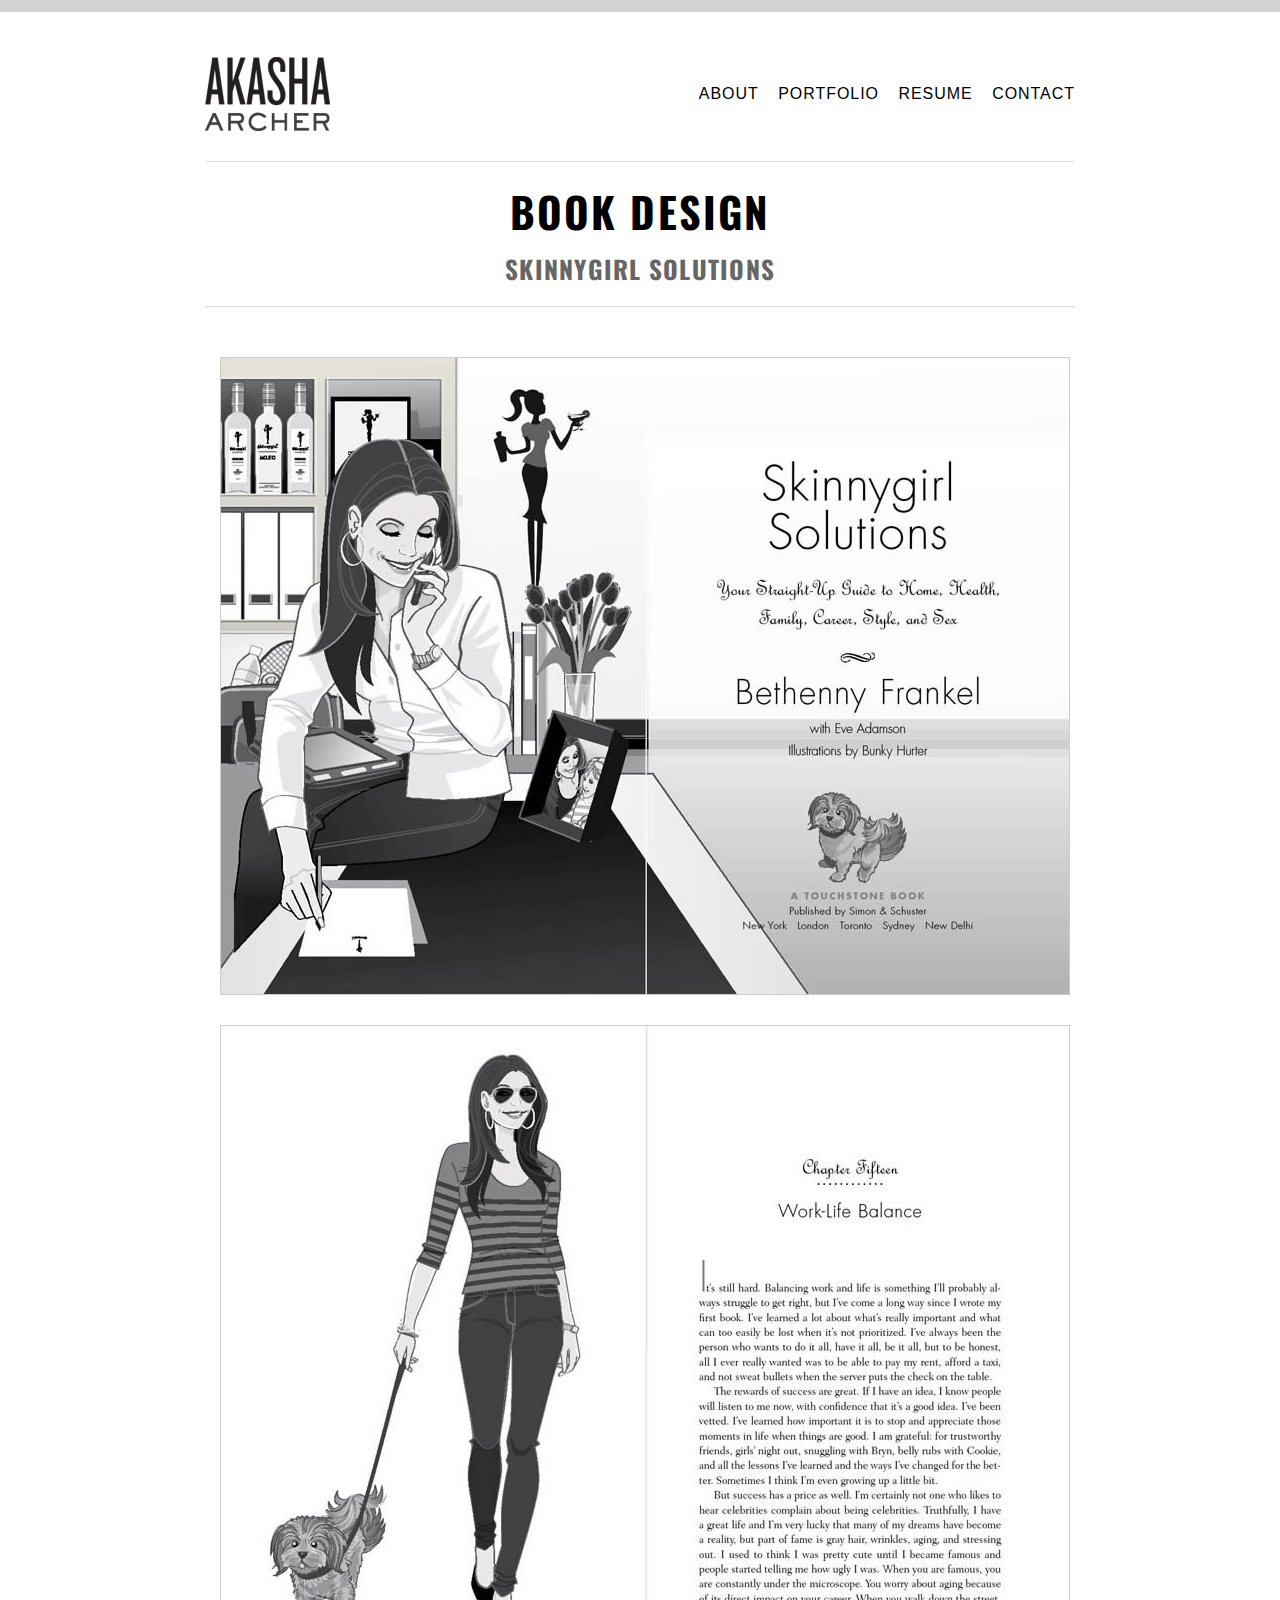
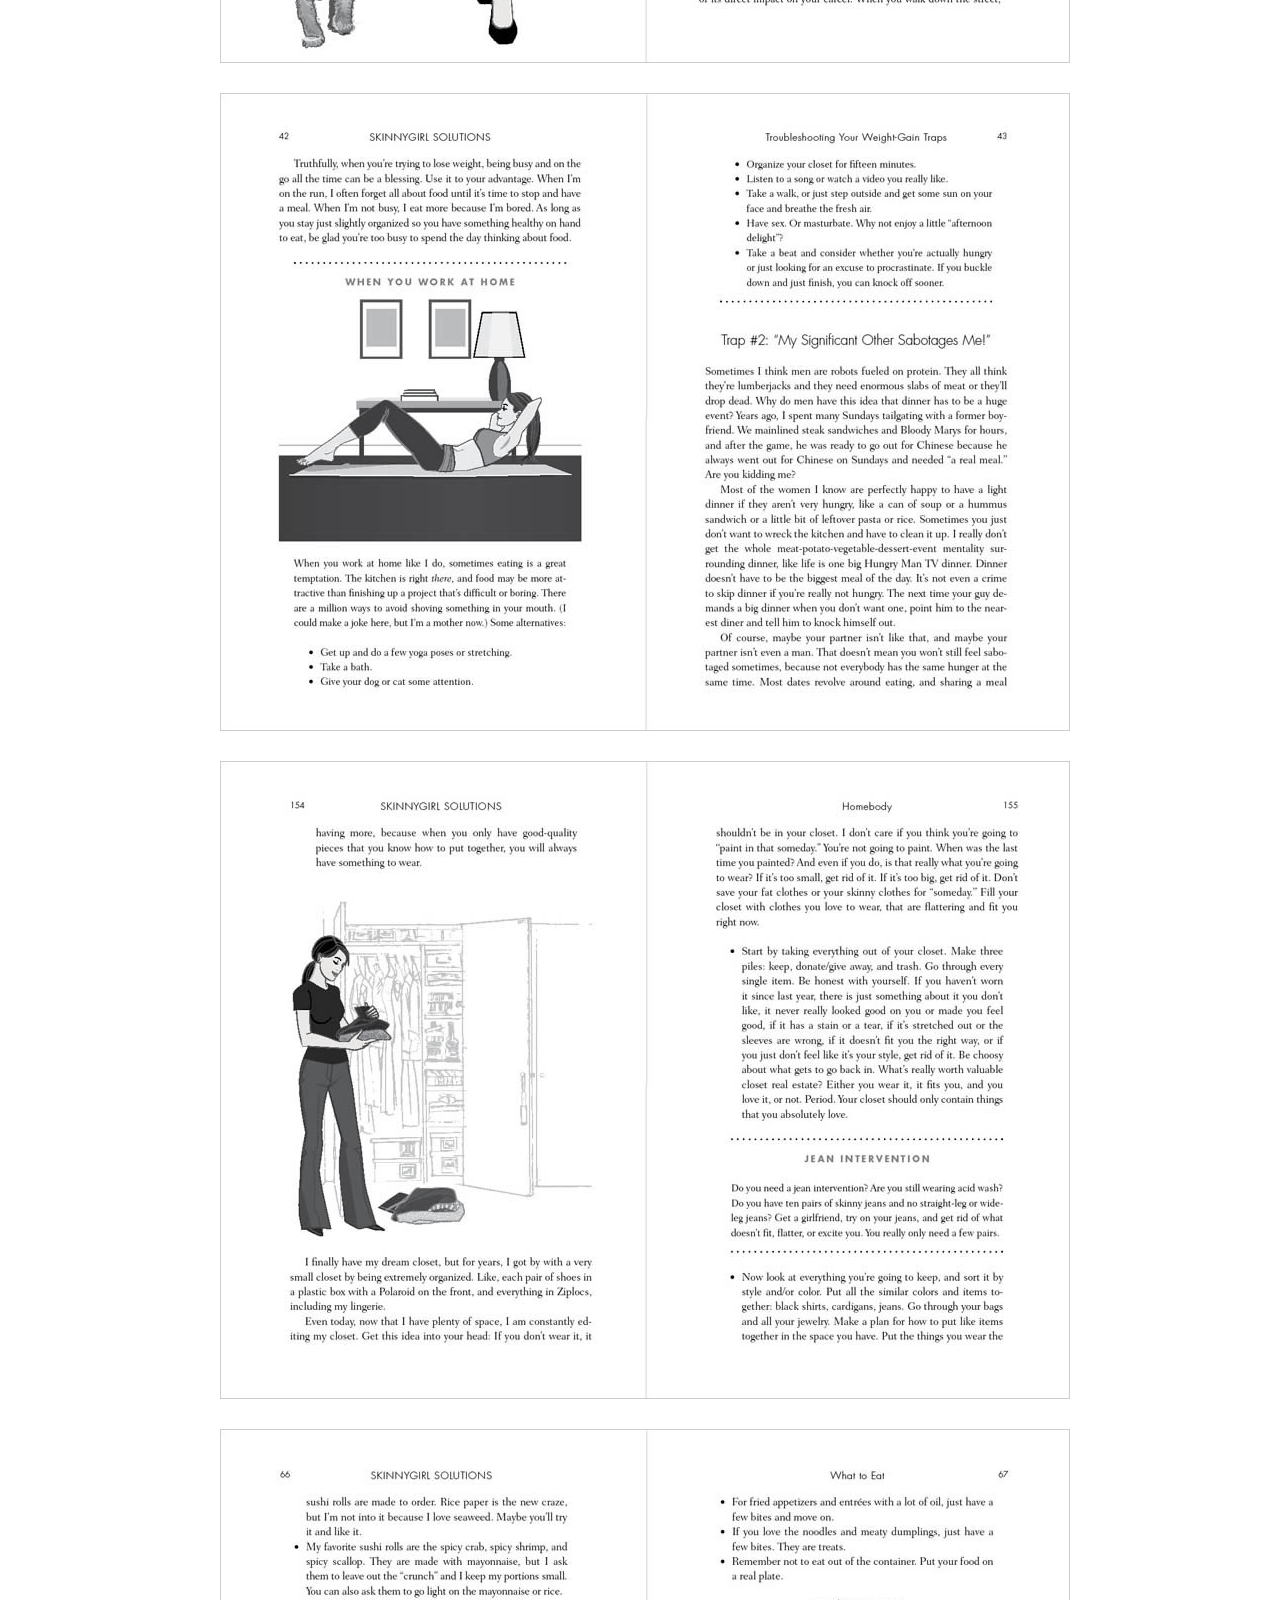
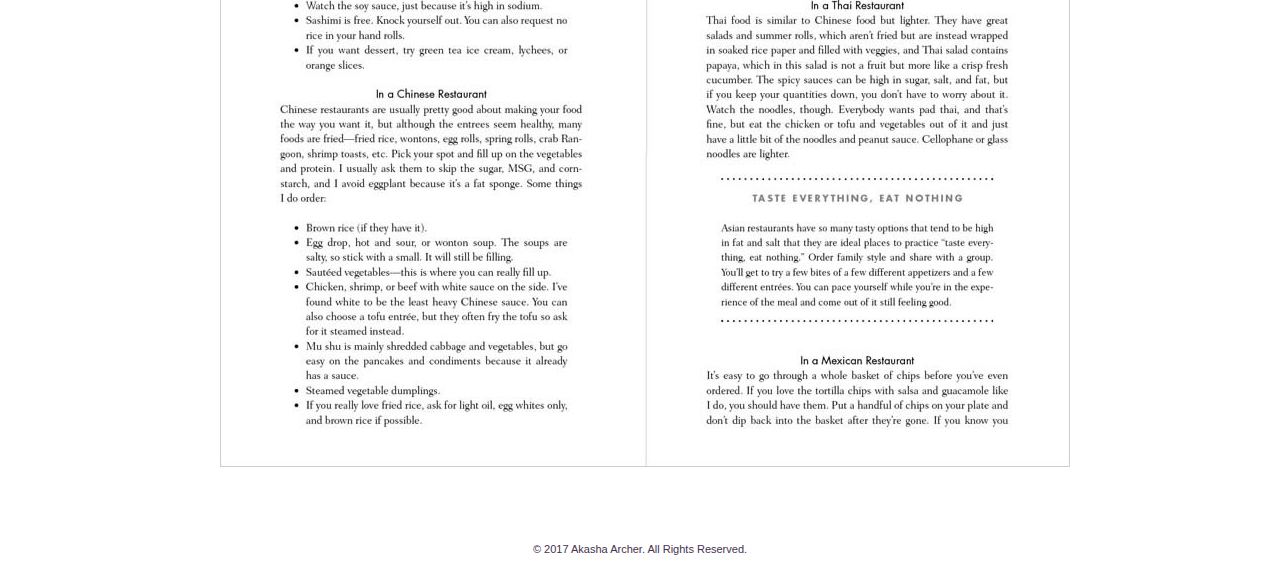
<file: skinnysolutions.html>
<!DOCTYPE html>

<head>
  <title>Akasha Archer -- Portfolio Website</title>
  <meta charset="utf-8">
  <meta name="viewport" content="width=device-width, initial-scale=1.0">
 
		<link rel="stylesheet" href="css/normalize.css">
        <link rel="stylesheet" href="css/main.css">
        <link href='http://fonts.googleapis.com/css?family=Oswald' rel='stylesheet' type='text/css'>
  
  <style type="text/css">

  </style>
</head>

<body>
<div class="top-border">
   
</div> <!--close top border div --> 

<div id="wrapper" class="clearfix">

<!-- 1. Branding -->
  
<div id="header" class="clearfix">

<div class="branding">
  <!--  <h1>Akasha Archer</h1> -->
<a href="index.html">
    <img id="logo" src="img/web-logo.png" width="125" height="74" alt="logo">
	    </a>
</div>

<!-- 2. Navigation-->
<nav id="main_nav">
<ul id="menu">
    <li class="main-nav-links"><a href="about.html">ABOUT</a></li>
    <li class="main-nav-links"><a href="index.html">PORTFOLIO</a></li>
    <li class="main-nav-links"><a href="resume.html">RESUME</a></li>
    <li class="main-nav-links"><a href="contact.html">CONTACT</a></li>
    </ul>
</nav>


</div> <!-- end header div -->

<div class="page-heading">
 <h1>BOOK DESIGN</h1> 
 <h3>Skinnygirl solutions</h3> 
</div>


<!-- 3. Portfolio Thumbnails -->
<div id="book-gallery" class="clearfix">
<img border="0" alt="" src="img/ss1.jpg">
<img border="0" alt="" src="img/ss2.jpg">
<img border="0" alt="" src="img/ss3.jpg">
<img border="0" alt="" src="img/ss4.jpg">
<img border="0" alt="" src="img/ss5.jpg">

</div>
  



<div class="clearfix"> </div>

<p id="footer" >  &copy; 2017 Akasha Archer. All Rights Reserved.</p>


</div> <!--end wrapper div-->

</body>
</html>
</file>
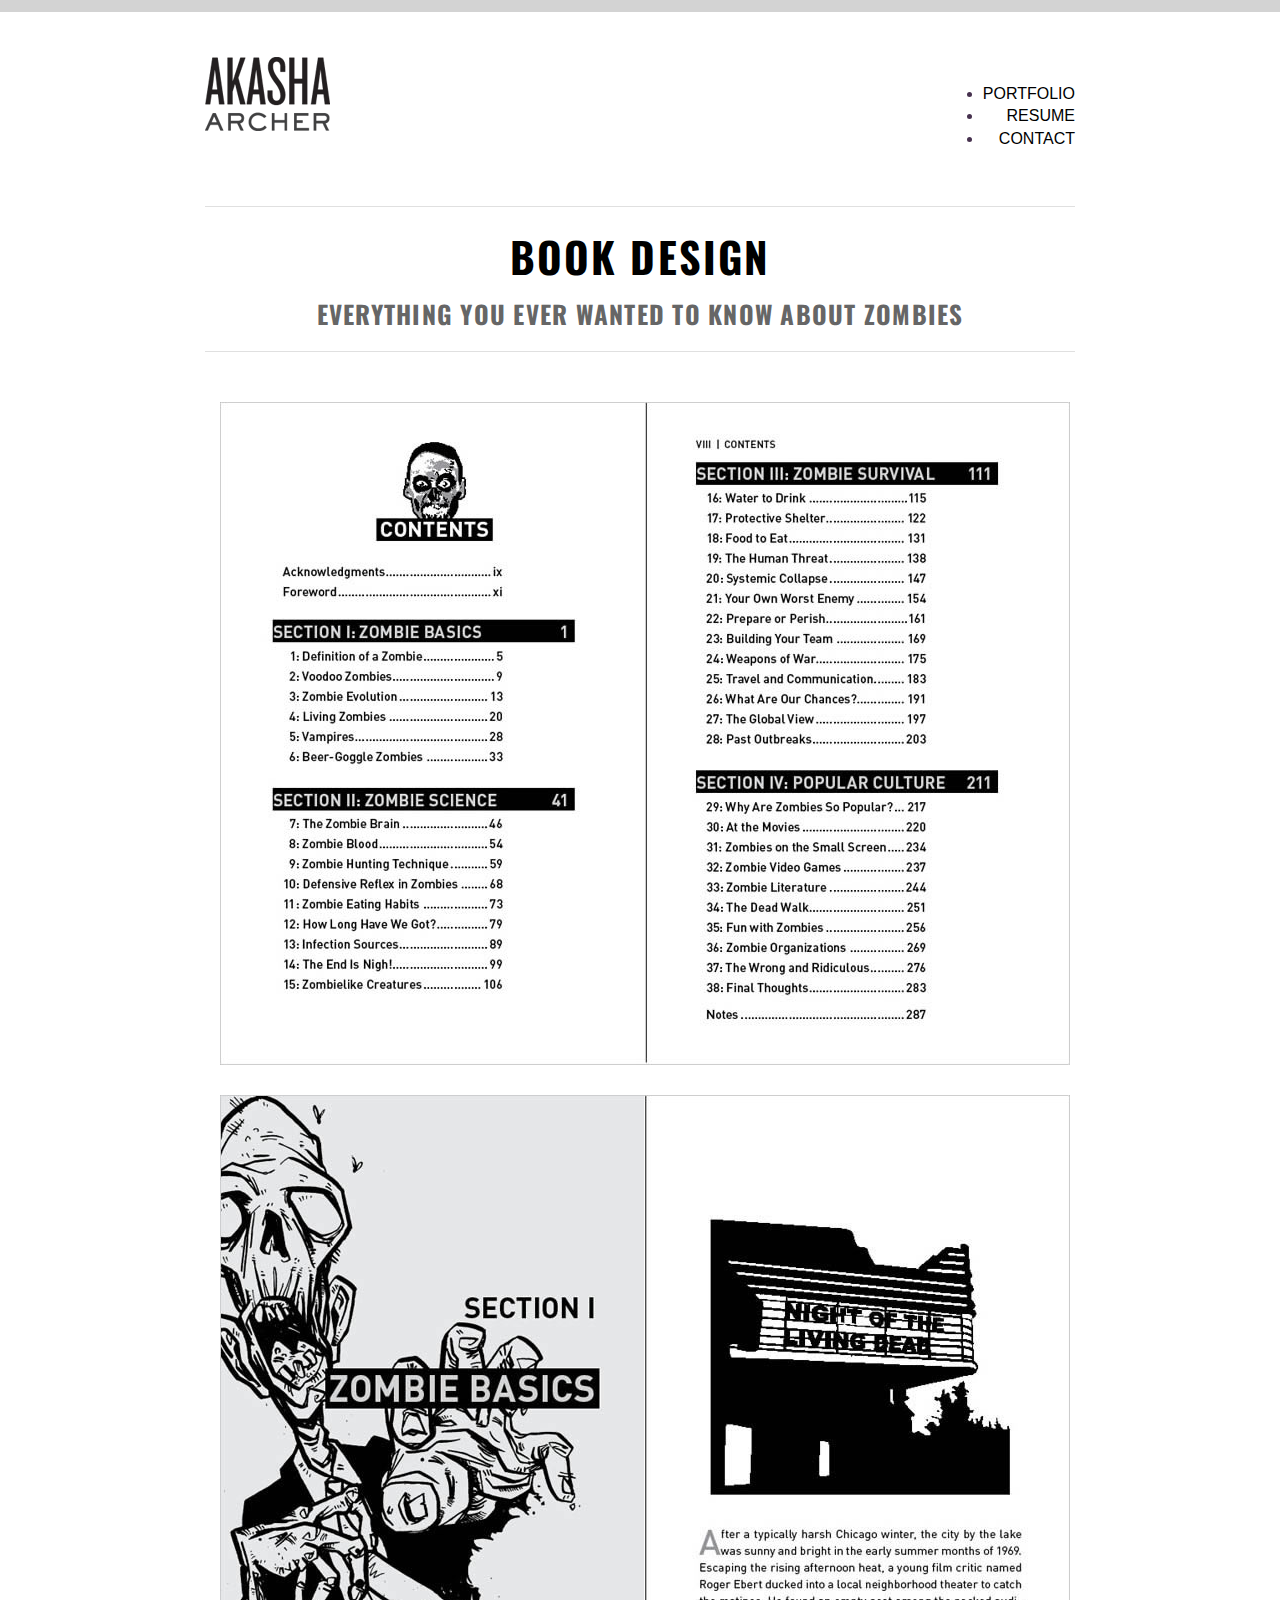
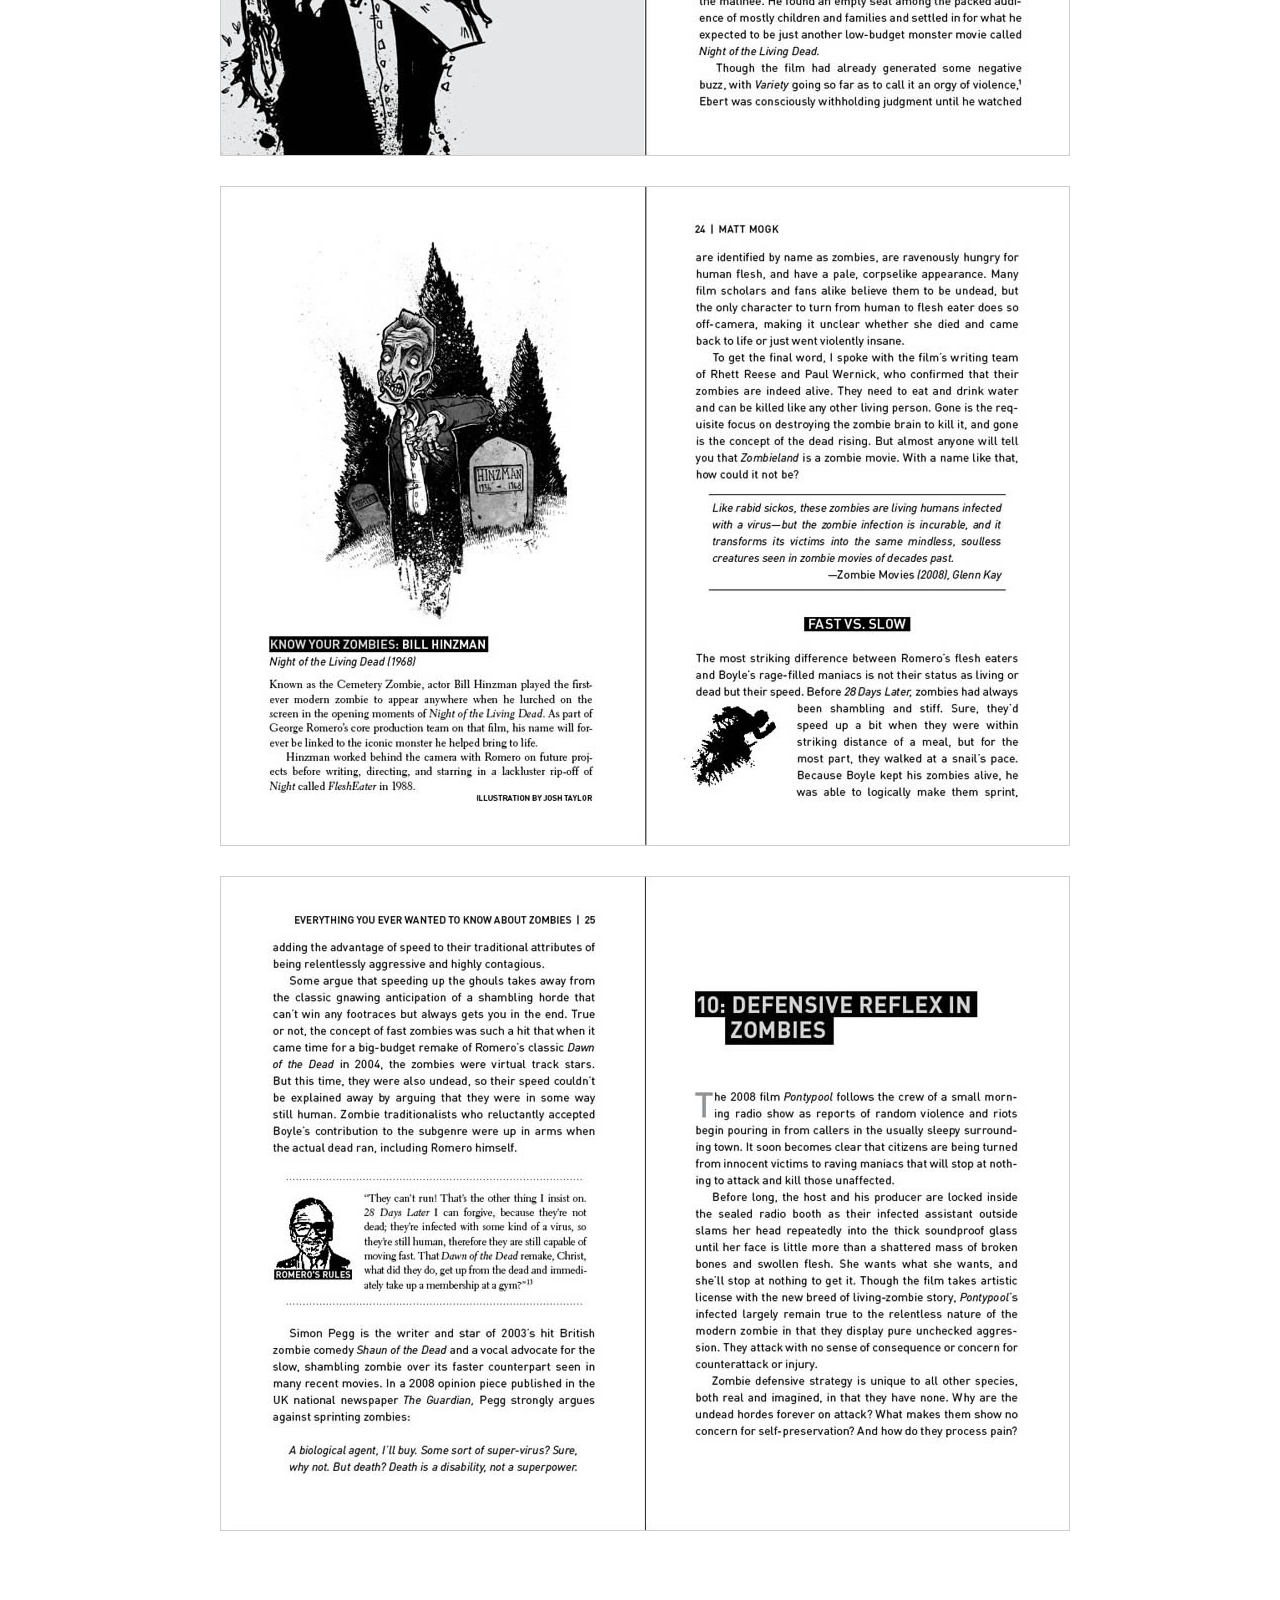
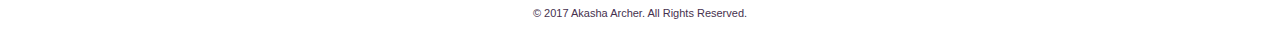
<file: zombies.html>
<!DOCTYPE html>

<head>
   <meta charset="utf-8">
  <title>Akasha Archer -- Portfolio Website</title>
    <meta name="description" content="Portfolio website for Akasha Archer. I design and develop Android Apps. Here's a little about who I am and what I'm looking for.">
    <meta name="author" content="Akasha Archer">
    
  <meta name="viewport" content="width=device-width, initial-scale=1.0">
 
		<link rel="stylesheet" href="css/normalize.css">
        <link rel="stylesheet" href="css/main.css">
        <link href='http://fonts.googleapis.com/css?family=Oswald' rel='stylesheet' type='text/css'>
  
  <style type="text/css">

  </style>
</head>

<body>
<div class="top-border">
   
</div> <!--close top border div --> 

<div id="wrapper" class="clearfix">

<!-- 1. Branding -->
  
<div id="header" class="clearfix">

<div class="branding">
  <!--  <h1>Akasha Archer</h1> -->
<a href="index.html">
    <img id="logo" src="img/web-logo.png" width="125" height="74" alt="logo">
	    </a>
</div>

<!-- 2. Navigation-->
<div id="main_nav">
<ul id="menu">
		<li class="portfolio"><a href="index.html">PORTFOLIO</a></li>
		<li class="resume"><a href="resume.html">RESUME</a></li>
		<li class="contact"><a href="contact.html">CONTACT</a></li>
		</ul>
</div>

</div> <!-- end header div -->

<div class="page-heading">
 <h1>BOOK DESIGN</h1> 
 <h3>everything you ever wanted to know about zombies</h3> 
</div>


<!-- 3. Portfolio Thumbnails -->
<div id="book-gallery" class="clearfix">
<img border="0" alt="" src="img/z1.jpg">
<img border="0" alt="" src="img/z2.jpg">
<img border="0" alt="" src="img/z3.jpg">
<img border="0" alt="" src="img/z4.jpg">

</div>
  



<div class="clearfix"> </div>

<p id="footer" >  &copy; 2017 Akasha Archer. All Rights Reserved.</p>


</div> <!--end wrapper div-->

</body>
</html>
</file>
<file: css/main.css>
/*! HTML5 Boilerplate v4.3.0 | MIT License | http://h5bp.com/ */

/*
 * What follows is the result of much research on cross-browser styling.
 * Credit left inline and big thanks to Nicolas Gallagher, Jonathan Neal,
 * Kroc Camen, and the H5BP dev community and team.
 */

/* ==========================================================================
   Base styles: opinionated defaults
   ========================================================================== */

html,
button,
input,
select,
textarea {
    color: #222;
}

html {
    font-size: 1em;
    line-height: 1.4;
}

/*
 * Remove text-shadow in selection highlight: h5bp.com/i
 * These selection rule sets have to be separate.
 * Customize the background color to match your design.
 */

::-moz-selection {
    background: #b3d4fc;
    text-shadow: none;
}

::selection {
    background: #b3d4fc;
    text-shadow: none;
}

/*
 * A better looking default horizontal rule
 */

hr {
    display: block;
    height: 1px;
    border: 0;
    border-top: 1px solid #ccc;
    margin: 1em 0;
    padding: 0;
}

/*
 * Remove the gap between images, videos, audio and canvas and the bottom of
 * their containers: h5bp.com/i/440
 */

audio,
canvas,
img,
video {
    vertical-align: middle;
}

/*
 * Remove default fieldset styles.
 */

fieldset {
    border: 0;
    margin: 0;
    padding: 0;
}

/*
 * Allow only vertical resizing of textareas.
 */

textarea {
    resize: vertical;
}

/* ==========================================================================
   Browse Happy prompt
   ========================================================================== */

.browsehappy {
    margin: 0.2em 0;
    background: #ccc;
    color: #000;
    padding: 0.2em 0;
}

/* ==========================================================================
   Author's custom styles
   ========================================================================== */

body { 
  font: 13px/1.5;  
  font-family: Arial, "Helvetica Neue", Helvetica, sans-serif;
  color:  #46314e;
  /* background-color: #FEF2F0; */
  }

.fontface .customfont {
      font-family: 'Oswald', sans-serif;
      src: url(./fonts/Oswald-Regular.otf);
  } 

  

 /* ==========================================================================
   For homepage only
   ========================================================================== */ 

@import url(//fonts.googleapis.com/css?family=Oswald);

.gfont p {
  font-family: Oswald;
}

p.gfont {
  font-family: Oswald;
}

.page-title h1 { 
 font-family: 'Oswald', Helvetica, Arial, sans-serif;
  font-size:42px;
  color: black;
  letter-spacing: 0.05em;
  text-transform:uppercase;
  text-align: center;
  border-top: 1px solid #E0E0E0;
  padding: 20px 0 0px 0;
  margin: 0 0 0px 0;
  }


  .page-title img { 
  text-align: center;
  border-top: 1px solid #E0E0E0;
  padding: 25px 0 0px 0;
  margin: 0 0 0px 0;
  }


.row {
 /* border: 1px solid red; */
  width: 960px;
  float: left;
  margin-bottom: 35px;
}

.row img {
 margin-left: 15px;
}

img.first {
  padding-left: 0px;
  margin-left: 0px;
}


/* ==========================================================================
   General CSS
   ========================================================================== */ 

  #wrapper { 
  width:870px; 
  margin:0 auto; 
 /* border: 1px solid red; 
 border-left: #46314e double thick;
  border-right: #46314e double thick;*/
/* background-color: #FAF2F0*/
  }

 .top-border {
   height: 12px;
   background-color: #d3d3d3;
 }

  .header { 
  width:870px; 
  margin-top: 140px;
}

  .branding { 
    margin-top: 45px;
  width:125px; 
  float: left;

}

#main_nav {
    float: right;
    margin-bottom: 40px;
    font-size: 14spx;
   text-align: right;
   margin-top: 55px;

}

li.main-nav-links {
/*   border: 1px solid red;*/   
  display:inline;
  margin-left: 15px;
  letter-spacing: 0.06em;
}


li.section-nav-list {
  display:inline;
  margin-right: 10px;
  letter-spacing: 0.06em;
  color: #0033FF;
}


/*#clicked a {
  color: #F80000;
}*/

#menu ul {
   text-transform:uppercase;
    list-style-type:none;
}

.section-nav {
  text-align: center;
  padding-bottom: 10px;
  border-bottom: 1px solid #E0E0E0;
  font-size: 18px;
}

.section-head p {
  font-size: 20px;
  letter-spacing: 0.05em;
  margin-top: 25px;
}


/*a {
    color: #B8B8B8;
-webkit-transition: color 0.25s ease-out;
-moz-transition: color 0.25s ease-out;
-o-transition: color 0.25s ease-out;
transition: color 0.25s ease-out;
text-decoration: none;
 border: 1px solid red;
} */

a:link {
    color: #000000;
    text-decoration: none;
}

a:visited {
  color: #000000;
  text-decoration: none;
}
a:hover {
    color: #B0B0B0;
    text-decoration: none;
     -webkit-transition: color 0.25s ease-out;
    -moz-transition: color 0.25s ease-out;
    -o-transition: color 0.25s ease-out;
    transition: color 0.25s ease-out;
}
a:active {
     color: #B0B0B0;
    text-decoration: none;
    -webkit-transition: color 0.25s ease-out;
    -moz-transition: color 0.25s ease-out;
    -o-transition: color 0.25s ease-out;
    transition: color 0.25s ease-out;
}


.page-head h1 { 
 font-family: 'Oswald', Helvetica, Arial, sans-serif;
  font-size:42px;
  color: black;
  letter-spacing: 0.05em;
  text-transform:uppercase;
  text-align: center;
  border-top: 1px solid #E0E0E0;
  border-bottom: 1px solid #E0E0E0;
  padding-top: 20px;
  margin: 0px;
  padding-bottom: 30px;
  }


.page-head img { 
  text-align: center;
  border-top: 1px solid #E0E0E0;
  border-bottom: 1px solid #E0E0E0;
  padding-top: 20px;
  margin: 0px;
  padding-bottom: 25px;
  }

  
.page-heading h1 { 
 font-family: 'Oswald', Helvetica, Arial, sans-serif;
  font-size:42px;
  color: black;
  letter-spacing: 0.05em;
  text-transform:uppercase;
  text-align: center;
  border-top: 1px solid #E0E0E0;
  padding-top: 20px;
  margin: 0px;
  }

.page-heading h3 {
  font-family: 'Oswald', Helvetica, Arial, sans-serif;
  font-size: 25px;
  color: #666666;
  letter-spacing: 0.05em;
  text-transform:uppercase;
  text-align: center;
  margin-top: 10px;
  margin-bottom: 50px;
  border-bottom: 1px solid #E0E0E0;
  padding-bottom: 20px;
}

#book-gallery img {
margin-left: 10px;
margin-bottom: 30px;
}

#book-gallery {
    width: 870px;
    text-align: center;
    } 

.book-border img {
  border: 1px solid #A8A8A8;
}


/* #gallery img {
  border: 1px solid #E0E0E0;
} */


#footer {
  text-align: center;
  margin-top: 45px;
  margin-bottom: 25px;
  font-size: 11px;
}

/* For Resume */
 #res_wrapper{
  width: 800px;
 /* border: 1px solid red;*/
  margin-top: -10px;
 }

 h5 {
  font-family: 'Oswald', Helvetica, Arial, sans-serif;
  font-size:18px;
  color: black;
  letter-spacing: 0.05em;
  text-transform:uppercase;
  text-align: left;
/*  border: 1px solid red;*/
  margin-bottom: -8px;
 }


#res_wrapper {
 font-size: 15px;
 line-height: 1.55em;
 font-family: Arial,Helvetica Neue,Helvetica,sans-serif; 
}

#res_wrapper ul {
 margin-left: -23px; 
}


.details p {
  font-size: 15px;
   line-height: 1.85;
 font-family: Calibri, Candara, Segoe, "Segoe UI", Optima, Arial, sans-serif;
}

.title {
  margin-top: 20px;
  margin-bottom: -8px;
}

.title p {
  text-transform: uppercase;
  line-height: 1.5;
  font-size: 15px;
  font-family: Arial,Helvetica Neue,Helvetica,sans-serif; 
  font-weight: bold;
}

#res_wrapper .degree {
  font-family: Arial,Helvetica Neue,Helvetica,sans-serif; 
  font-weight: bold;
  margin-bottom: -15px;
}


/*
 * Contact */

  .contact_name {
   font-family: 'Oswald', Helvetica, Arial, sans-serif;
  font-size:16px;
  color: black;
  letter-spacing: 0.05em;
  text-transform:uppercase;
  text-align: left;
 }

 #contact_info p {
   font-family: Arial,Helvetica Neue,Helvetica,sans-serif; 
    line-height: 2;
    font-size: 16px;
 }

#bio_info {
  margin-top: 35px;
  padding-left: 25px;
  padding-right: 25px;

}

#bio_info p {
  font-size: 14px;
  line-height: 1.65em;
}



/* ==========================================================================
   Helper classes
   ========================================================================== */

/*
 * Image replacement
 */

.ir {
    background-color: transparent;
    border: 0;
    overflow: hidden;
    /* IE 6/7 fallback */
    *text-indent: -9999px;
}

.ir:before {
    content: "";
    display: block;
    width: 0;
    height: 150%;
}

/*
 * Hide from both screenreaders and browsers: h5bp.com/u
 */

.hidden {
    display: none !important;
    visibility: hidden;
}

/*
 * Hide only visually, but have it available for screenreaders: h5bp.com/v
 */

.visuallyhidden {
    border: 0;
    clip: rect(0 0 0 0);
    height: 1px;
    margin: -1px;
    overflow: hidden;
    padding: 0;
    position: absolute;
    width: 1px;
}

/*
 * Extends the .visuallyhidden class to allow the element to be focusable
 * when navigated to via the keyboard: h5bp.com/p
 */

.visuallyhidden.focusable:active,
.visuallyhidden.focusable:focus {
    clip: auto;
    height: auto;
    margin: 0;
    overflow: visible;
    position: static;
    width: auto;
}

/*
 * Hide visually and from screenreaders, but maintain layout
 */

.invisible {
    visibility: hidden;
}

/*
 * Clearfix: contain floats
 *
 * For modern browsers
 * 1. The space content is one way to avoid an Opera bug when the
 *    `contenteditable` attribute is included anywhere else in the document.
 *    Otherwise it causes space to appear at the top and bottom of elements
 *    that receive the `clearfix` class.
 * 2. The use of `table` rather than `block` is only necessary if using
 *    `:before` to contain the top-margins of child elements.
 */

.clearfix:before,
.clearfix:after {
    content: " "; /* 1 */
    display: table; /* 2 */
}

.clearfix:after {
    clear: both;
}

/*
 * For IE 6/7 only
 * Include this rule to trigger hasLayout and contain floats.
 */

.clearfix {
    *zoom: 1;
}

/* ==========================================================================
   EXAMPLE Media Queries for Responsive Design.
   These examples override the primary ('mobile first') styles.
   Modify as content requires.
   ========================================================================== */

@media only screen and (min-width: 35em) {
    /* Style adjustments for viewports that meet the condition */
}

@media print,
       (-o-min-device-pixel-ratio: 5/4),
       (-webkit-min-device-pixel-ratio: 1.25),
       (min-resolution: 120dpi) {
    /* Style adjustments for high resolution devices */
}

/* ==========================================================================
   Print styles.
   Inlined to avoid required HTTP connection: h5bp.com/r
   ========================================================================== */

@media print {
    * {
        background: transparent !important;
        color: #000 !important; /* Black prints faster: h5bp.com/s */
        box-shadow: none !important;
        text-shadow: none !important;
    }

    a,
    a:visited {
        text-decoration: underline;
    }

    a[href]:after {
        content: " (" attr(href) ")";
    }

    abbr[title]:after {
        content: " (" attr(title) ")";
    }

    /*
     * Don't show links for images, or javascript/internal links
     */

    .ir a:after,
    a[href^="javascript:"]:after,
    a[href^="#"]:after {
        content: "";
    }

    pre,
    blockquote {
        border: 1px solid #999;
        page-break-inside: avoid;
    }

    thead {
        display: table-header-group; /* h5bp.com/t */
    }

    tr,
    img {
        page-break-inside: avoid;
    }

    img {
        max-width: 100% !important;
    }

    @page {
        margin: 0.5cm;
    }

    p,
    h2,
    h3 {
        orphans: 3;
        widows: 3;
    }

    h2,
    h3 {
        page-break-after: avoid;
    }
}
</file>
